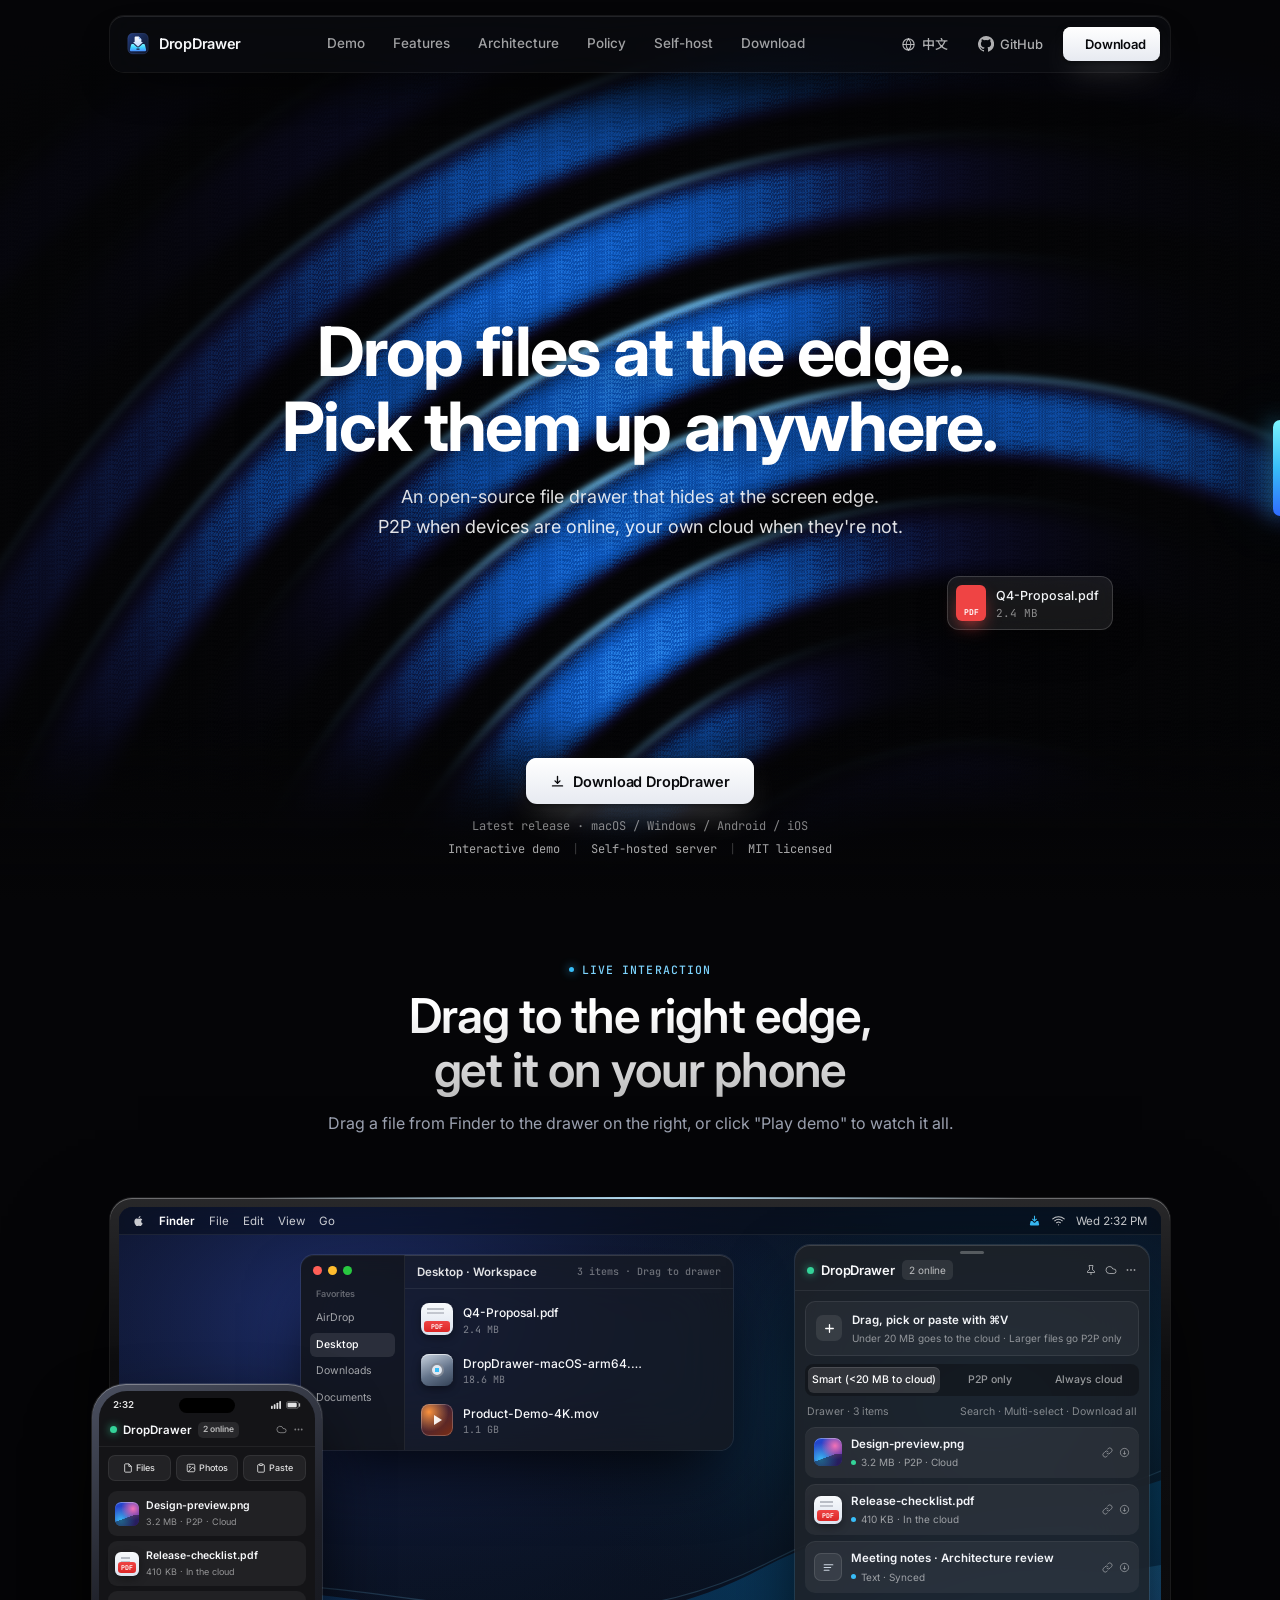
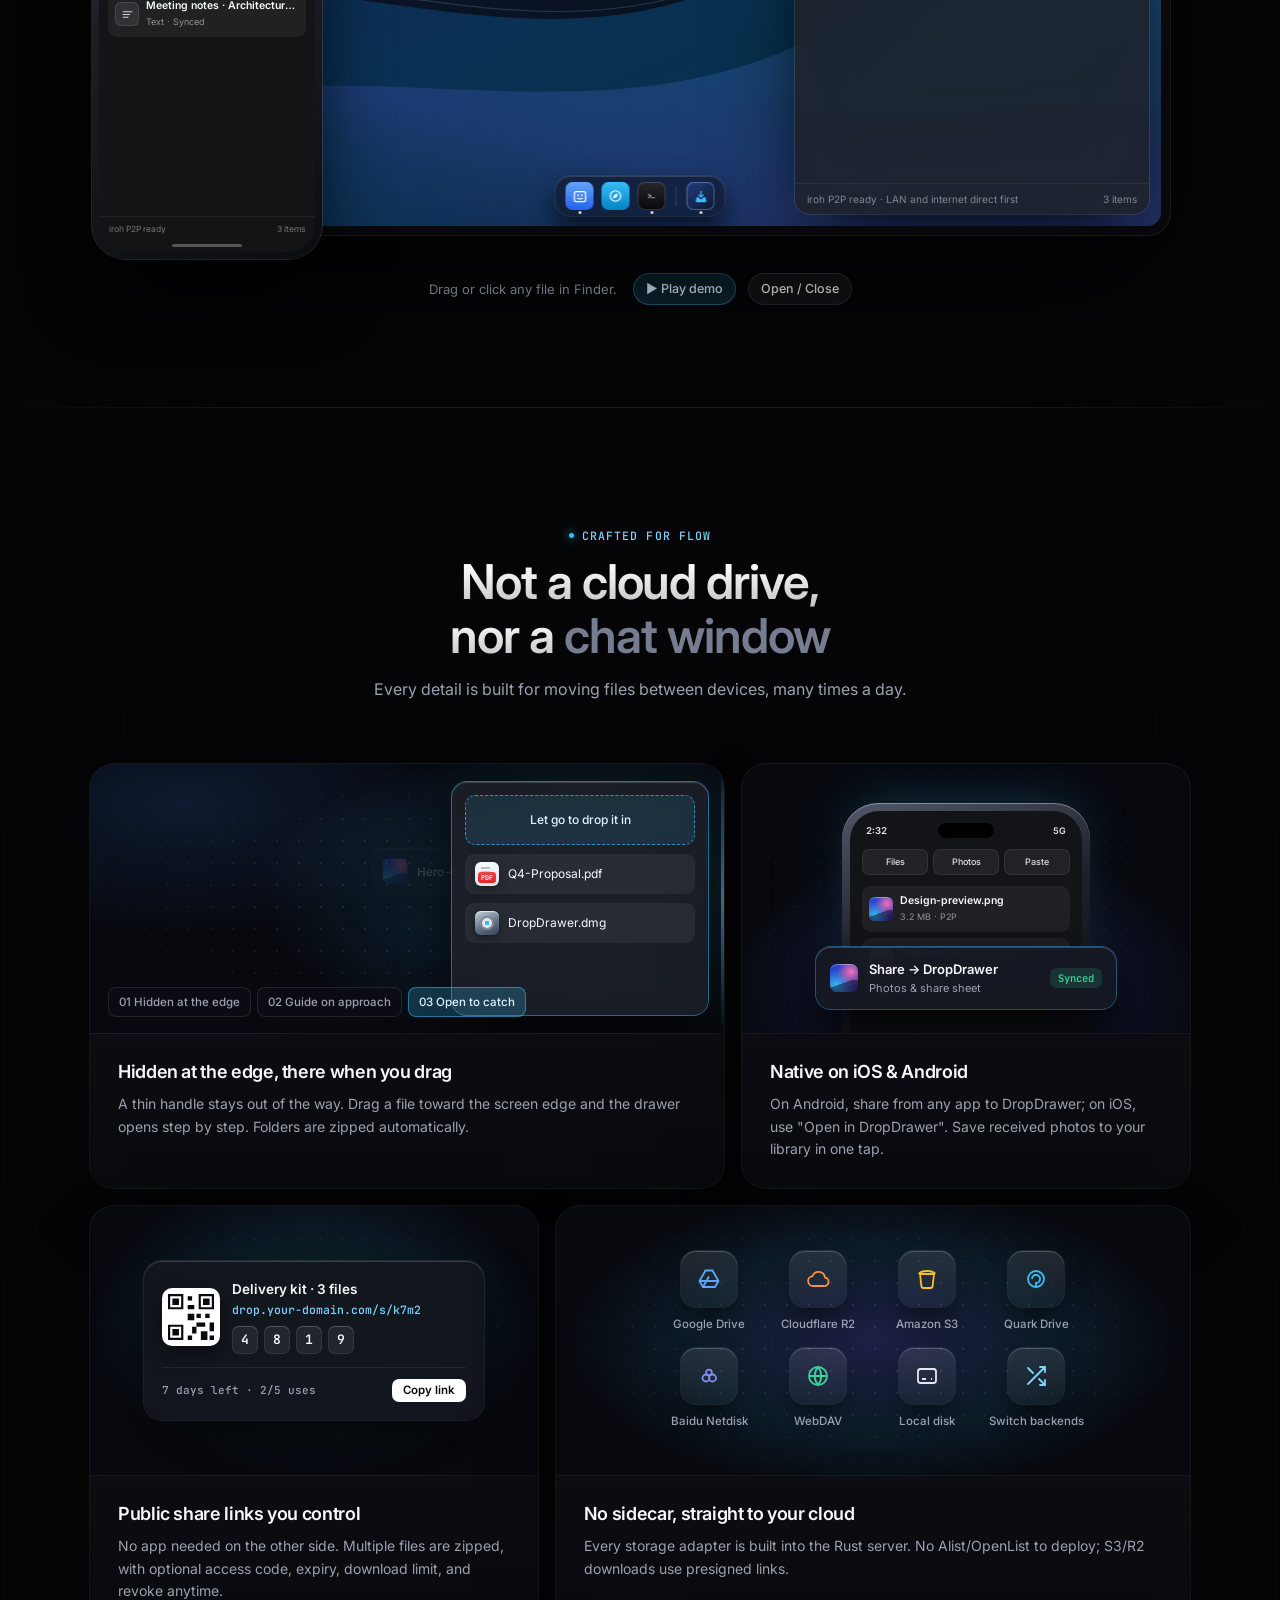
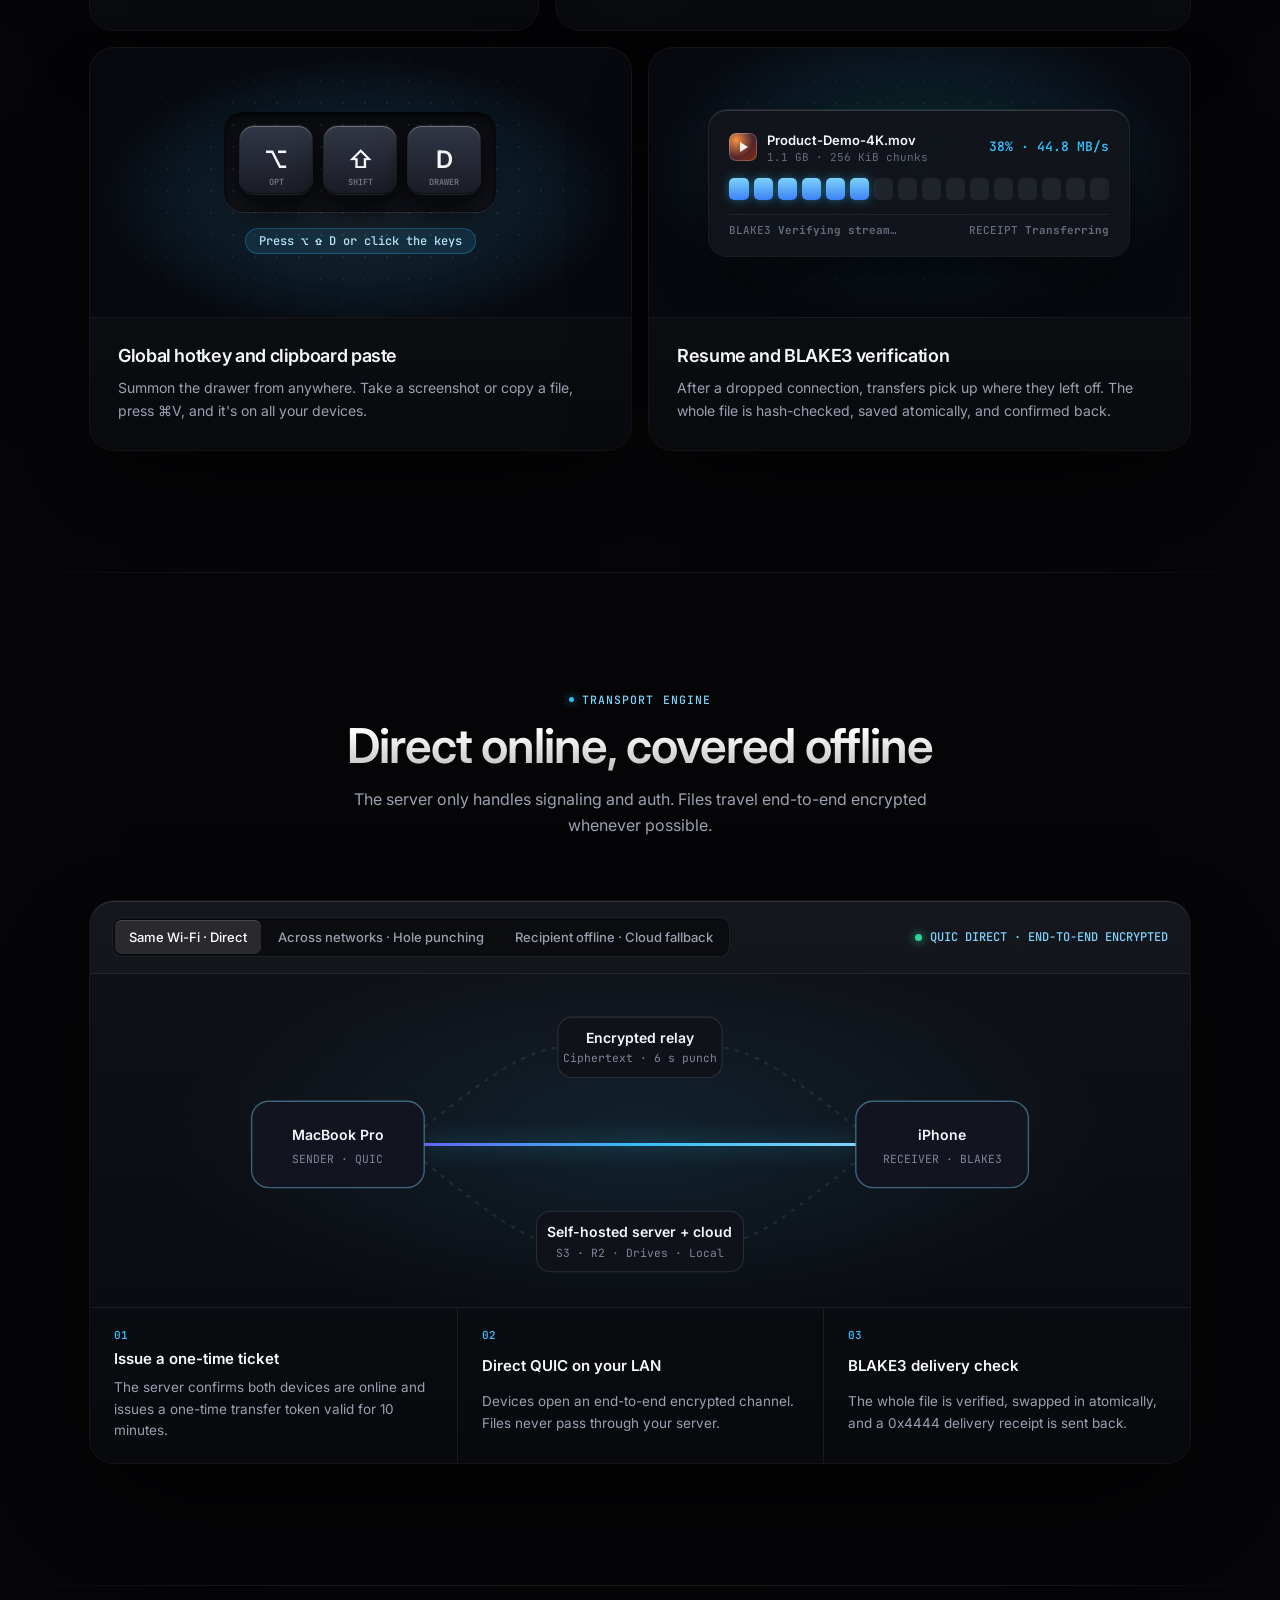
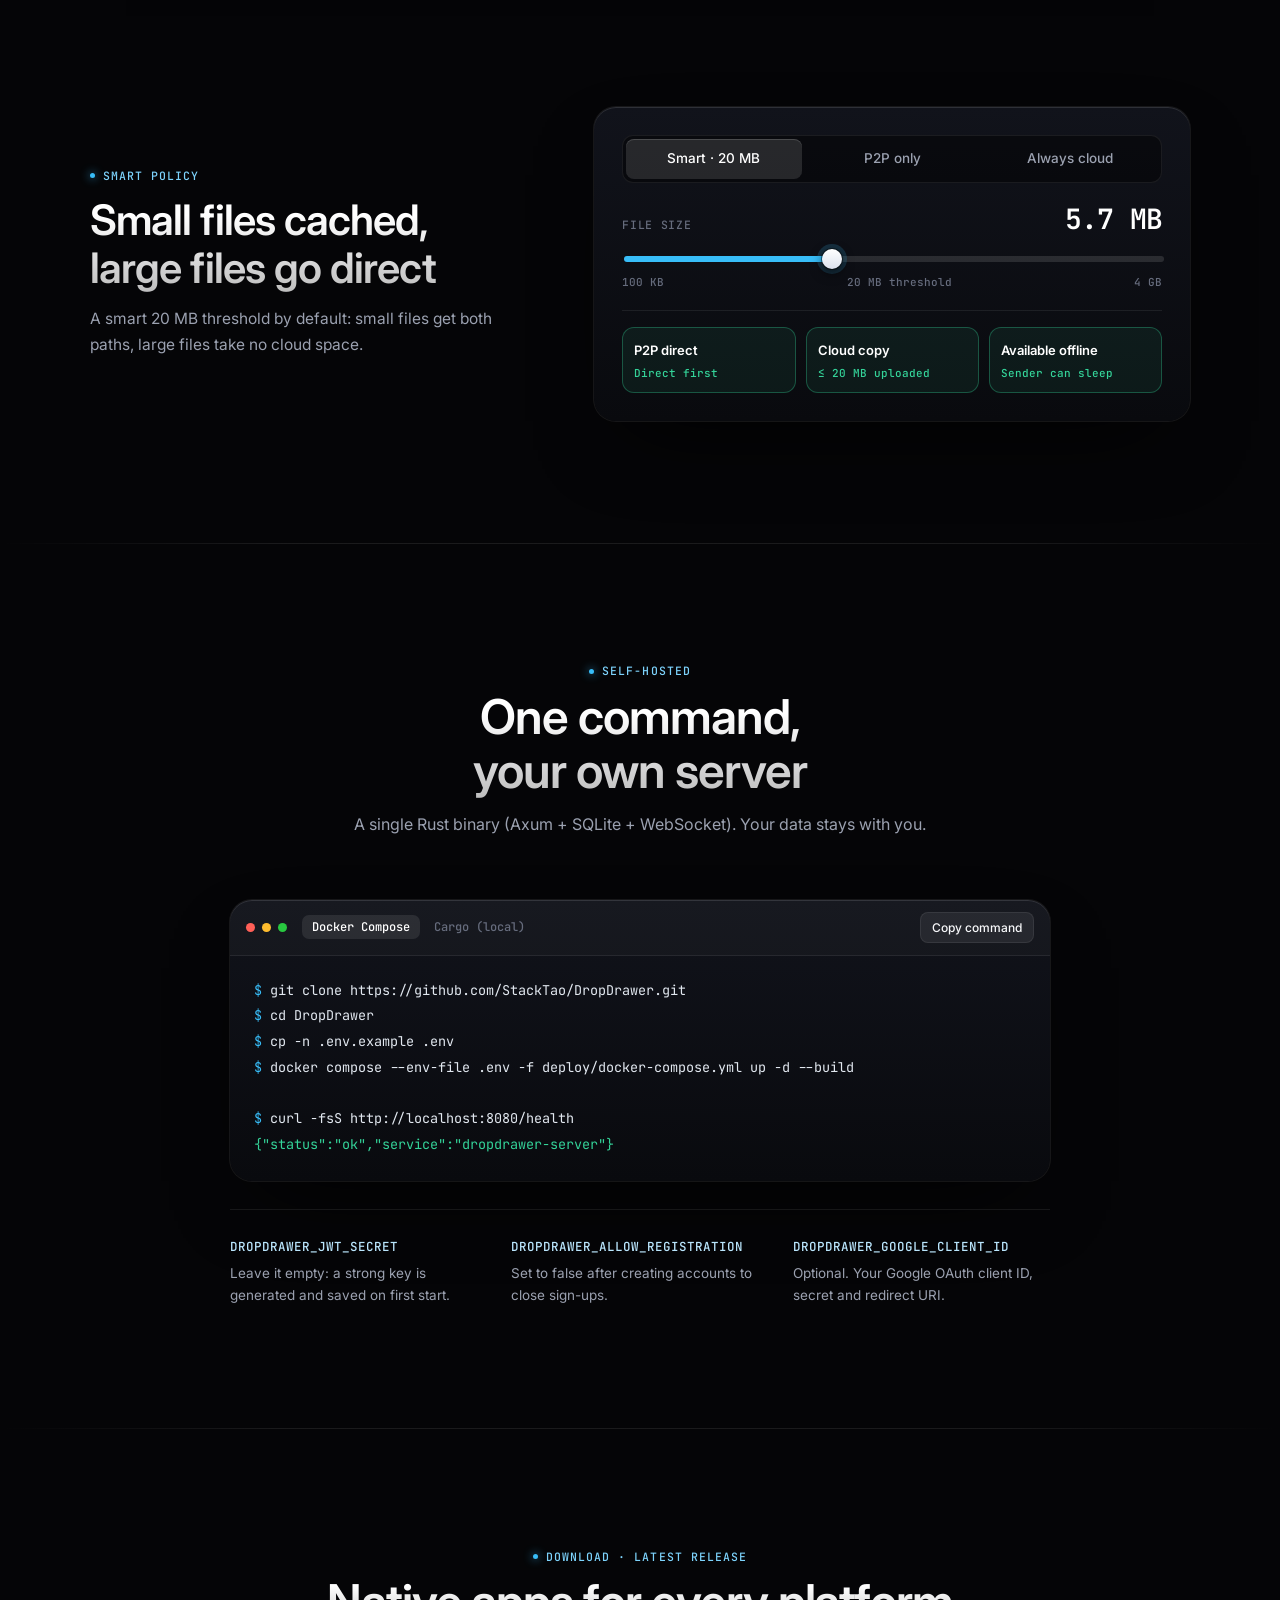
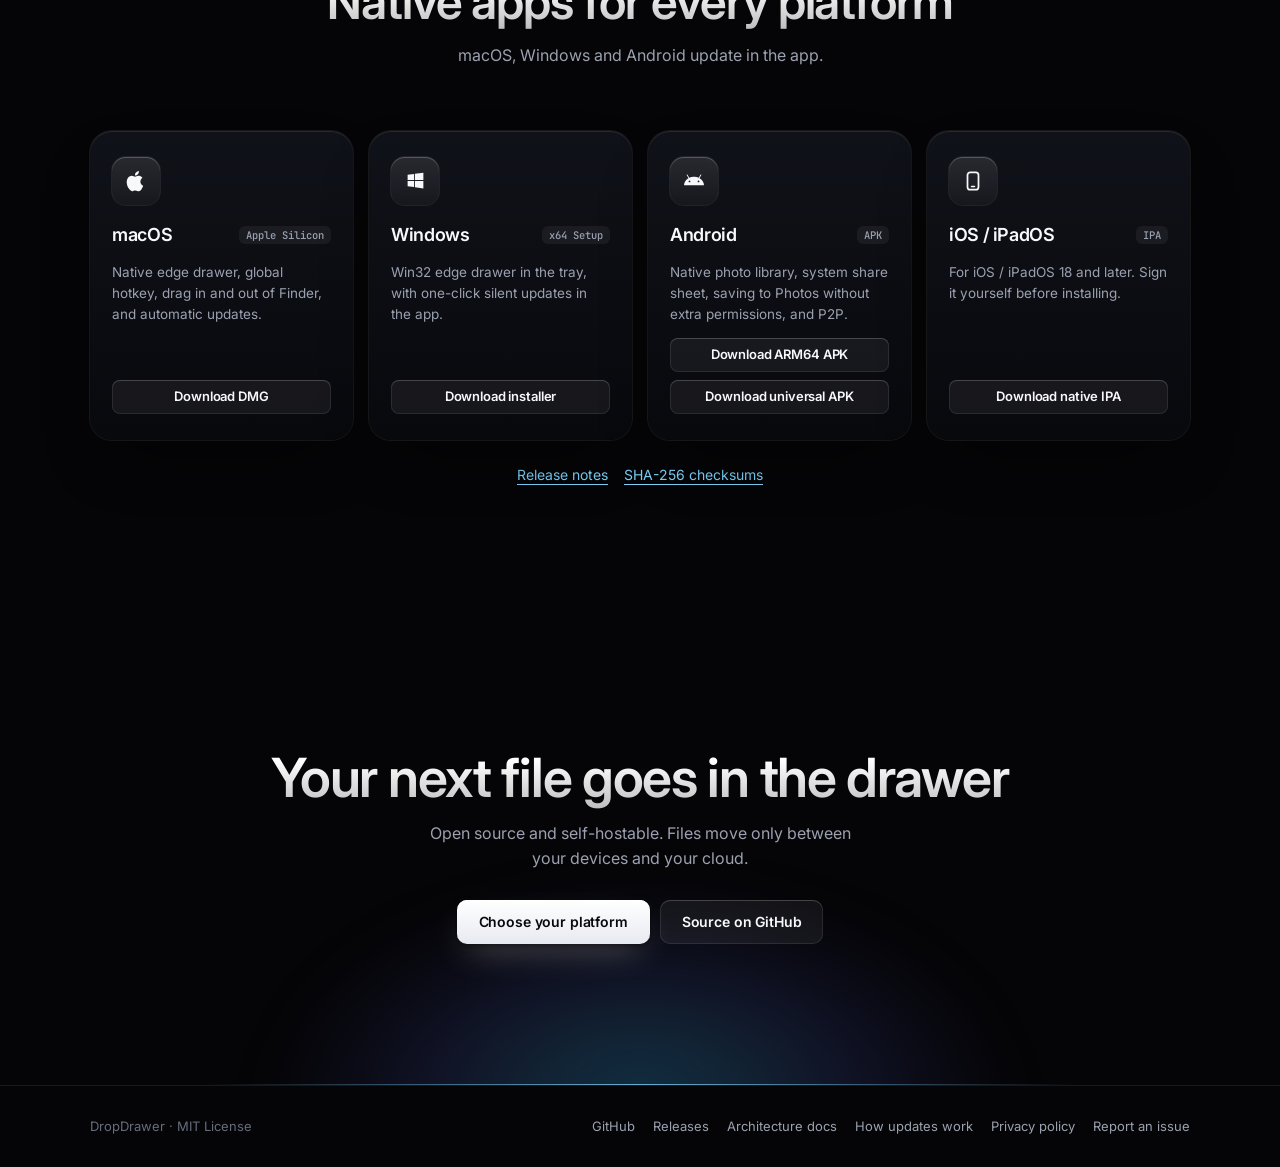
<file: website/index.html>
<!doctype html>
<html lang="zh-CN">
<head>
<meta charset="utf-8">
<meta name="viewport" content="width=device-width, initial-scale=1, viewport-fit=cover">
<title>DropDrawer — 文件拖进边缘，全端即刻取走</title>
<meta name="description" content="贴边隐身的开源跨端文件抽屉。在线基于 iroh QUIC 端到端直连，离线自动回落到你自己的云盘，支持 macOS、Windows、Android 与 iOS。">
<meta name="theme-color" content="#050507">
<link rel="canonical" href="https://drop.stacktao.cn/">
<meta property="og:type" content="website">
<meta property="og:title" content="DropDrawer · 跨端文件抽屉">
<meta property="og:description" content="贴边隐身的跨端文件抽屉，支持 P2P 传输和自有云盘。">
<meta property="og:url" content="https://drop.stacktao.cn/">
<meta property="og:image" content="https://raw.githubusercontent.com/StackTao/DropDrawer/main/docs/images/macos-drawer.png">
<link rel="icon" href="favicon.svg" type="image/svg+xml">
<link rel="preconnect" href="https://fonts.googleapis.com">
<link rel="preconnect" href="https://fonts.gstatic.com" crossorigin>
<link rel="stylesheet" href="https://fonts.googleapis.com/css2?family=Inter:wght@400;500;600;700&family=JetBrains+Mono:wght@400;500;600&family=Noto+Sans+SC:wght@400;500;600;700&display=swap">
<style>
:root {
  --bg: #050507;
  --bg-2: #0a0b0f;
  --bg-3: #0f1117;
  --line: rgba(255, 255, 255, 0.075);
  --line-2: rgba(255, 255, 255, 0.14);
  --text: #f7f8fa;
  --text-2: #9ba1b0;
  --text-3: #666c7d;
  --cyan: #38bdf8;
  --sky: #7dd3fc;
  --indigo: #6366f1;
  --green: #34d399;
  --amber: #f59e0b;
  --font-sans: "Inter", "PingFang SC", "Noto Sans SC", -apple-system, BlinkMacSystemFont, "Segoe UI", sans-serif;
  --font-mono: "JetBrains Mono", ui-monospace, "SFMono-Regular", Menlo, Consolas, monospace;
  color-scheme: dark;
}

*, *::before, *::after { box-sizing: border-box; }
html { scroll-behavior: smooth; background: var(--bg); overflow-x: clip; max-width: 100%; }
body {
  margin: 0;
  background: var(--bg);
  color: var(--text);
  font: 400 15px/1.6 var(--font-sans);
  -webkit-font-smoothing: antialiased;
  -moz-osx-font-smoothing: grayscale;
  overflow-x: clip;
  max-width: 100%;
  text-rendering: optimizeLegibility;
}

a { color: inherit; text-decoration: none; }
button { font: inherit; color: inherit; }
img, svg { display: block; }
h1, h2, h3, h4, p { margin: 0; }
code { font-family: var(--font-mono); }
[hidden] { display: none !important; }
:focus-visible { outline: 2px solid var(--cyan); outline-offset: 2px; border-radius: 8px; }

.wrap {
  width: 100%;
  max-width: 1140px;
  margin: 0 auto;
  padding-inline: max(20px, env(safe-area-inset-left, 0px));
}

.reveal {
  opacity: 1;
  transform: none;
  transition: opacity 0.72s cubic-bezier(0.16, 1, 0.3, 1), transform 0.72s cubic-bezier(0.16, 1, 0.3, 1);
}
.js-ready .reveal:not(.in) { opacity: 0; transform: translateY(22px); }

.t-grad {
  background: linear-gradient(180deg, #ffffff 20%, rgba(255, 255, 255, 0.74) 100%);
  -webkit-background-clip: text;
  background-clip: text;
  color: transparent;
}
.t-dim { color: #767d90; -webkit-text-fill-color: #767d90; }

.eyebrow {
  display: inline-flex;
  align-items: center;
  gap: 8px;
  font: 500 11.5px/1 var(--font-mono);
  letter-spacing: 0.09em;
  text-transform: uppercase;
  color: #7dd3fc;
}
.eyebrow i { width: 5px; height: 5px; border-radius: 50%; background: var(--cyan); box-shadow: 0 0 10px var(--cyan); }

section { position: relative; padding-block: clamp(84px, 9.5vw, 136px); }
.sec-divider {
  height: 1px;
  background: linear-gradient(90deg, transparent, rgba(255, 255, 255, 0.085) 22%, rgba(255, 255, 255, 0.085) 78%, transparent);
}
.sec-head {
  max-width: 640px;
  margin: 0 auto clamp(44px, 5vw, 62px);
  text-align: center;
  display: grid;
  justify-items: center;
  gap: 13px;
}
.sec-head h2 {
  font-size: clamp(30px, 4vw, 48px);
  font-weight: 600;
  line-height: 1.13;
  letter-spacing: -0.022em;
  text-wrap: balance;
}
.sec-head p { font-size: 16px; line-height: 1.65; color: var(--text-2); }

/* Tactile buttons */
.btn {
  display: inline-flex;
  align-items: center;
  justify-content: center;
  gap: 8px;
  height: 44px;
  padding: 0 22px;
  border-radius: 10px;
  font-size: 14px;
  font-weight: 600;
  letter-spacing: -0.01em;
  border: 0;
  cursor: pointer;
  white-space: nowrap;
  transition: transform 0.16s cubic-bezier(0.2, 0.8, 0.2, 1), background 0.18s ease, box-shadow 0.18s ease;
}
.btn:active { transform: translateY(1px) scale(0.985); }
.btn-primary {
  color: #08090c;
  background: linear-gradient(180deg, #ffffff 0%, #e7eaf1 100%);
  box-shadow: inset 0 1px 0 #ffffff, 0 2px 6px rgba(0, 0, 0, 0.55), 0 14px 34px -10px rgba(255, 255, 255, 0.3);
}
.btn-primary:hover {
  background: linear-gradient(180deg, #ffffff 0%, #f3f5f9 100%);
  transform: translateY(-1px);
  box-shadow: inset 0 1px 0 #ffffff, 0 4px 12px rgba(0, 0, 0, 0.6), 0 18px 42px -10px rgba(255, 255, 255, 0.42);
}
.btn-ghost {
  color: var(--text);
  background: rgba(255, 255, 255, 0.055);
  box-shadow: inset 0 1px 0 rgba(255, 255, 255, 0.12), inset 0 0 0 1px rgba(255, 255, 255, 0.09);
}
.btn-ghost:hover { background: rgba(255, 255, 255, 0.095); transform: translateY(-1px); }
.btn-sm { height: 34px; padding: 0 14px; font-size: 13px; border-radius: 8px; }

/* =========================================================
   FLOATING CAPSULE NAVBAR
   ========================================================= */
.nav-wrap {
  position: fixed;
  top: max(16px, env(safe-area-inset-top, 0px));
  left: 0;
  right: 0;
  z-index: 60;
  padding-inline: 16px;
  pointer-events: none;
}
.nav {
  pointer-events: auto;
  max-width: 1060px;
  height: 56px;
  margin: 0 auto;
  padding: 0 10px 0 16px;
  border-radius: 14px;
  display: flex;
  align-items: center;
  gap: 20px;
  background: rgba(11, 12, 16, 0.72);
  backdrop-filter: blur(22px) saturate(180%);
  -webkit-backdrop-filter: blur(22px) saturate(180%);
  box-shadow: inset 0 1px 0 rgba(255, 255, 255, 0.105), 0 0 0 1px rgba(255, 255, 255, 0.075), 0 20px 44px -18px rgba(0, 0, 0, 0.9);
}
.brand { display: inline-flex; align-items: center; gap: 9px; font-size: 14.5px; font-weight: 600; letter-spacing: -0.02em; }
.brand svg { width: 24px; height: 24px; }
.nav-links { display: flex; align-items: center; gap: 4px; margin: 0 auto; }
.nav-links a { padding: 6px 12px; border-radius: 8px; font-size: 13.5px; font-weight: 500; color: rgba(255, 255, 255, 0.62); transition: color 0.16s, background 0.16s; }
.nav-links a:hover { color: #fff; background: rgba(255, 255, 255, 0.055); }
.nav-right { display: flex; align-items: center; gap: 10px; }
.nav-gh { display: inline-flex; align-items: center; gap: 6px; height: 34px; padding: 0 10px; border-radius: 8px; font-size: 13px; font-weight: 500; color: rgba(255, 255, 255, 0.68); transition: color 0.16s; }
.nav-gh:hover { color: #fff; }
.nav-lang { background: none; border: 0; font-family: inherit; cursor: pointer; }
@media (max-width: 780px) { .nav-links { display: none; } .nav-right { margin-left: auto; } .nav-gh span { display: none; } }

/* =========================================================
   SECTION 1: FULL-SCREEN HERO WITH ORIGINAL VERTICAL FLUTED GLASS SHADER
   ========================================================= */
.hero {
  position: relative;
  height: 100svh;
  min-height: 640px;
  max-height: 1040px;
  padding: 96px 0 42px;
  display: flex;
  flex-direction: column;
  justify-content: space-between;
  align-items: center;
  overflow: hidden;
  isolation: isolate;
}
#hero-canvas { position: absolute; inset: 0; width: 100%; height: 100%; z-index: -2; display: block; }
.hero::after {
  content: "";
  position: absolute;
  inset: auto 0 0;
  height: 180px;
  z-index: -1;
  pointer-events: none;
  background: linear-gradient(180deg, transparent 0%, var(--bg) 100%);
}
.hero-spacer { height: 1px; }
.nobr { white-space: nowrap; }

/* The product's own gesture on the first screen: a file glides to the
   screen edge, the guide pill appears, the handle lights up. Wide screens
   only, so it never crosses the headline. */
.hero-edge { position: absolute; inset: 0; z-index: 1; pointer-events: none; display: none; }
@media (min-width: 1100px) { .hero-edge { display: block; } }
.he-handle {
  position: absolute; right: 0; top: 52%; width: 7px; height: 96px; transform: translateY(-50%);
  border-radius: 7px 0 0 7px; background: linear-gradient(180deg, #7cf5ff, #38bdf8 50%, #2f6bff);
  box-shadow: 0 0 22px rgba(56, 189, 248, 0.85), 0 0 70px rgba(56, 189, 248, 0.45);
  animation: he-handle 7s ease-in-out infinite;
}
.he-pill {
  position: absolute; right: 22px; top: 52%; display: flex; align-items: center; gap: 9px; height: 44px; padding: 0 16px 0 8px;
  border-radius: 13px; font-size: 13px; font-weight: 500; color: #f3f5f8; white-space: nowrap;
  background: rgba(12, 14, 20, 0.88); backdrop-filter: blur(14px);
  box-shadow: inset 0 0 0 1px rgba(255, 255, 255, 0.16), 0 0 46px -8px rgba(56, 189, 248, 0.75);
  transform: translateY(-50%) scale(0.92); transform-origin: right center; opacity: 0;
  animation: he-pill 7s ease-in-out infinite;
}
.he-ico { width: 28px; height: 28px; border-radius: 8px; display: grid; place-items: center; color: #04121c; background: linear-gradient(135deg, #7cf5ff, #38bdf8 45%, #2f6bff); }
.he-file {
  position: absolute; left: 74%; top: 64%; display: flex; align-items: center; gap: 10px; padding: 9px 14px 9px 9px;
  border-radius: 12px; color: #f3f5f8; font-size: 12.5px; font-weight: 500;
  background: rgba(255, 255, 255, 0.08); backdrop-filter: blur(12px);
  box-shadow: inset 0 0 0 1px rgba(255, 255, 255, 0.16), 0 18px 40px -14px rgba(0, 0, 0, 0.8);
  animation: he-file 7s cubic-bezier(0.45, 0, 0.25, 1) infinite;
}
.he-name small { display: block; font: 400 11px/1.3 var(--font-mono); color: rgba(255, 255, 255, 0.5); }
.he-doc { width: 30px; height: 36px; border-radius: 6px; display: grid; place-items: end center; padding-bottom: 5px; font: 700 8px/1 var(--font-mono); color: #fff; background: #ef4444; box-shadow: 0 8px 18px -6px #ef4444; }
@keyframes he-file {
  0%, 8% { opacity: 0; transform: translate(-30px, 18px) rotate(-3deg); }
  16% { opacity: 1; transform: translate(0, 0) rotate(-3deg); }
  52% { opacity: 1; transform: translate(min(17vw, 240px), -10vh) rotate(4deg); }
  62% { opacity: 0; transform: translate(min(20vw, 280px), -11vh) rotate(4deg) scale(0.6); }
  100% { opacity: 0; transform: translate(min(20vw, 280px), -11vh) scale(0.6); }
}
@keyframes he-pill {
  0%, 30% { opacity: 0; transform: translateY(-50%) scale(0.92); }
  40%, 60% { opacity: 1; transform: translateY(-50%) scale(1); }
  70%, 100% { opacity: 0; transform: translateY(-50%) scale(0.96); }
}
@keyframes he-handle {
  0%, 55% { opacity: 0.55; }
  62% { opacity: 1; box-shadow: 0 0 30px rgba(124, 245, 255, 1), 0 0 110px rgba(56, 189, 248, 0.8); }
  80%, 100% { opacity: 0.55; }
}
.hero-center {
  position: relative;
  z-index: 2;
  text-align: center;
  padding-inline: 20px;
  display: grid;
  justify-items: center;
  gap: 18px;
  max-width: 780px;
  animation: hero-enter 0.85s cubic-bezier(0.16, 1, 0.3, 1) both;
}
@keyframes hero-enter { from { opacity: 0; transform: translateY(16px); } to { opacity: 1; transform: none; } }
.hero h1 {
  font-size: clamp(40px, 6.2vw, 74px);
  font-weight: 700;
  line-height: 1.1;
  letter-spacing: -0.025em;
  color: #ffffff;
  text-shadow: 0 8px 44px rgba(0, 0, 0, 0.7);
  text-wrap: balance;
}
.hero-sub {
  font-size: clamp(15.5px, 1.5vw, 18px);
  line-height: 1.65;
  color: rgba(255, 255, 255, 0.88);
  max-width: 440px;
  text-shadow: 0 2px 24px rgba(0, 0, 0, 0.9), 0 0 36px rgba(0, 0, 0, 0.75);
}
html[lang="en"] .hero-center { width: min(820px, 100%); }
html[lang="en"] .hero h1 { font-size: clamp(38px, 5.6vw, 68px); }
html[lang="en"] .hero-sub { max-width: 600px; }
.hero-bottom {
  position: relative;
  z-index: 2;
  display: grid;
  justify-items: center;
  gap: 14px;
  padding-inline: 20px;
  text-align: center;
  animation: hero-enter 0.95s cubic-bezier(0.16, 1, 0.3, 1) 0.1s both;
}
.hero-cta-main { height: 46px; padding: 0 24px; border-radius: 11px; font-size: 14.5px; }
.hero-footnote { display: grid; gap: 6px; font: 400 12px/1.4 var(--font-mono); color: rgba(255, 255, 255, 0.5); }
.hero-footnote-links { display: inline-flex; align-items: center; justify-content: center; gap: 12px; color: rgba(255, 255, 255, 0.65); }
.hero-footnote-links a { transition: color 0.16s; white-space: nowrap; }
/* Narrow screens: let whole links wrap instead of breaking inside them. */
@media (max-width: 440px) { .hero-footnote-links { flex-wrap: wrap; gap: 4px 16px; } .hero-footnote-links i { display: none; } }
.hero-footnote-links a:hover { color: #ffffff; }
.hero-footnote-links i { font-style: normal; opacity: 0.3; }

/* =========================================================
   SECTION 2: INTERACTIVE STUDIO STAGE
   ========================================================= */
.stage-sec { padding-top: clamp(44px, 5vw, 72px); padding-bottom: clamp(76px, 8vw, 118px); }
.stage-shell { position: relative; max-width: 1060px; margin: 0 auto; }
.stage-shell::before {
  content: "";
  position: absolute;
  inset: -44px 3% 8%;
  z-index: -1;
  background: radial-gradient(54% 58% at 50% 18%, rgba(56, 189, 248, 0.32), rgba(99, 102, 241, 0.16) 46%, transparent 74%);
  filter: blur(56px);
}
.stage-bezel {
  position: relative;
  padding: 9px;
  border-radius: 22px;
  background: linear-gradient(180deg, rgba(255, 255, 255, 0.14) 0%, rgba(255, 255, 255, 0.035) 26%, rgba(255, 255, 255, 0.015) 100%);
  box-shadow: inset 0 1px 0 rgba(255, 255, 255, 0.32), 0 0 0 1px rgba(255, 255, 255, 0.09), 0 50px 120px -28px rgba(0, 0, 0, 0.96);
}
.stage-bezel::before {
  content: "";
  position: absolute;
  left: 14%; right: 14%; top: -1px; height: 1.5px;
  background: linear-gradient(90deg, transparent, rgba(186, 230, 253, 0.92) 50%, transparent);
  pointer-events: none;
}

.desk { position: relative; aspect-ratio: 16 / 9.5; border-radius: 14px; overflow: hidden; user-select: none; -webkit-user-select: none; background: #080a12; }
.desk-wallpaper { position: absolute; inset: 0; width: 100%; height: 100%; object-fit: cover; pointer-events: none; }
.mac-bar { position: absolute; inset: 0 0 auto; height: 28px; padding: 0 14px; display: flex; align-items: center; gap: 14px; background: rgba(11, 13, 19, 0.54); backdrop-filter: blur(18px) saturate(160%); border-bottom: 1px solid rgba(255, 255, 255, 0.07); font-size: 11.5px; color: rgba(255, 255, 255, 0.78); z-index: 4; }
.mac-bar strong { color: #fff; font-weight: 600; }
.mac-bar-right { margin-left: auto; display: flex; align-items: center; gap: 11px; font-variant-numeric: tabular-nums; }

.finder-win {
  position: absolute; left: 17.5%; top: 48px; width: min(42.5%, 432px); border-radius: 13px;
  background: rgba(24, 26, 33, 0.78); backdrop-filter: blur(28px) saturate(160%);
  box-shadow: inset 0 1px 0 rgba(255, 255, 255, 0.14), 0 0 0 1px rgba(255, 255, 255, 0.09), 0 30px 70px -18px rgba(0, 0, 0, 0.9);
  z-index: 3; overflow: hidden; display: grid; grid-template-columns: 104px minmax(0, 1fr);
}
.finder-side { padding: 11px 9px; background: rgba(16, 18, 24, 0.56); border-right: 1px solid rgba(255, 255, 255, 0.065); display: flex; flex-direction: column; gap: 10px; }
.finder-lights { display: flex; align-items: center; gap: 6px; padding-left: 3px; }
.tl { width: 9px; height: 9px; border-radius: 50%; }
.tl.r { background: #ff5f57; } .tl.y { background: #febc2e; } .tl.g { background: #28c840; }
.fs-group { display: grid; gap: 2px; }
.fs-lbl { font-size: 9px; font-weight: 600; color: rgba(255, 255, 255, 0.34); padding: 2px 6px; }
.fs-row { display: flex; align-items: center; gap: 6px; padding: 4px 6px; border-radius: 6px; font-size: 10.5px; color: rgba(255, 255, 255, 0.62); }
.fs-row.on { background: rgba(255, 255, 255, 0.1); color: #fff; font-weight: 500; }
.finder-main { display: flex; flex-direction: column; min-width: 0; }
.finder-toolbar { height: 34px; padding: 0 12px; display: flex; align-items: center; gap: 8px; border-bottom: 1px solid rgba(255, 255, 255, 0.065); font-size: 11.5px; font-weight: 600; color: rgba(255, 255, 255, 0.88); }
.finder-hint { margin-left: auto; font: 500 10px/1 var(--font-mono); color: rgba(255, 255, 255, 0.38); }
.finder-list { padding: 7px; display: grid; gap: 4px; }
.drag-file { width: 100%; display: grid; grid-template-columns: 32px minmax(0, 1fr) auto; gap: 10px; align-items: center; padding: 7px 9px; border-radius: 8px; border: 0; background: transparent; color: var(--text); text-align: left; cursor: grab; touch-action: none; transition: background 0.14s, box-shadow 0.14s, opacity 0.2s; }
.drag-file:hover { background: rgba(255, 255, 255, 0.075); box-shadow: inset 0 0 0 1px rgba(255, 255, 255, 0.08); }
.drag-file[aria-disabled="true"] { opacity: 0.36; cursor: default; }
.drag-file b { display: block; font-size: 12px; font-weight: 500; white-space: nowrap; overflow: hidden; text-overflow: ellipsis; }
.drag-file small { display: block; font: 400 10px/1.3 var(--font-mono); color: rgba(255, 255, 255, 0.45); }
.drag-cta { font-size: 10px; font-weight: 500; color: #e0f2fe; padding: 3px 7px; border-radius: 6px; background: rgba(56, 189, 248, 0.22); opacity: 0; transform: translateX(-3px); transition: opacity 0.15s, transform 0.15s; }
.drag-file:hover .drag-cta { opacity: 1; transform: translateX(0); }

.fthumb { width: 32px; height: 32px; border-radius: 8px; flex: none; display: grid; place-items: center; position: relative; overflow: hidden; }
.fthumb.sm { width: 28px; height: 28px; border-radius: 7px; }
.fthumb.xs { width: 24px; height: 24px; border-radius: 6px; }
.fthumb.pdf { background: linear-gradient(180deg, #f8fafc 0%, #dbe2ee 100%); box-shadow: 0 3px 8px rgba(0,0,0,0.35); }
.fthumb.pdf::after { content: "PDF"; position: absolute; bottom: 3px; left: 3px; right: 3px; height: 11px; border-radius: 3px; background: linear-gradient(180deg, #ef4444, #dc2626); color: #fff; font: 700 6.5px/11px var(--font-mono); text-align: center; }
.fthumb.pdf::before { content: ""; position: absolute; top: 5px; left: 6px; right: 9px; height: 2px; background: rgba(15, 23, 42, 0.25); box-shadow: 0 4px 0 rgba(15, 23, 42, 0.2); }
.fthumb.dmg { background: linear-gradient(155deg, #cbd5e1 0%, #64748b 55%, #334155 100%); box-shadow: inset 0 1px 0 rgba(255,255,255,0.6), 0 3px 8px rgba(0,0,0,0.4); }
.fthumb.dmg::before { content: ""; width: 14px; height: 14px; border-radius: 50%; border: 2px solid rgba(15, 23, 42, 0.45); background: radial-gradient(circle, #38bdf8 0 30%, #e2e8f0 32% 100%); }
.fthumb.mov { background: radial-gradient(circle at 25% 25%, #fb923c, transparent 58%), linear-gradient(145deg, #1e1b4b, #7c2d12); box-shadow: inset 0 0 0 1px rgba(255,255,255,0.22); }
.fthumb.mov::before { content: ""; width: 0; height: 0; margin-left: 2px; border-style: solid; border-width: 5px 0 5px 8px; border-color: transparent transparent transparent rgba(255, 255, 255, 0.92); }
.fthumb.png { background: radial-gradient(circle at 75% 28%, #f472b6 0%, transparent 48%), radial-gradient(circle at 25% 78%, #38bdf8 0%, transparent 56%), linear-gradient(145deg, #1d4ed8 0%, #4c1d95 100%); box-shadow: inset 0 1px 0 rgba(255,255,255,0.35); }
.fthumb.png::after { content: ""; position: absolute; inset: auto 0 0 0; height: 44%; background: linear-gradient(160deg, transparent 35%, rgba(15, 23, 42, 0.55) 36%); }
.fthumb.txt { background: rgba(255, 255, 255, 0.08); box-shadow: inset 0 0 0 1px rgba(255, 255, 255, 0.11); color: #cbd5e1; }

.mac-dock { position: absolute; left: 50%; bottom: 10px; transform: translateX(-50%); z-index: 3; display: flex; align-items: center; gap: 8px; padding: 6px 10px; border-radius: 15px; background: rgba(22, 24, 32, 0.62); backdrop-filter: blur(22px) saturate(180%); box-shadow: inset 0 1px 0 rgba(255, 255, 255, 0.14), 0 0 0 1px rgba(255, 255, 255, 0.08), 0 12px 26px rgba(0, 0, 0, 0.65); }
.dock-app { width: 28px; height: 28px; border-radius: 7px; display: grid; place-items: center; position: relative; }
.dock-app.active::after { content: ""; position: absolute; bottom: -4px; width: 3px; height: 3px; border-radius: 50%; background: rgba(255, 255, 255, 0.85); }
.dock-sep { width: 1px; height: 20px; background: rgba(255, 255, 255, 0.12); margin-inline: 2px; }

.ghost { position: absolute; z-index: 20; pointer-events: none; transform: translate(-50%, -50%) rotate(-3deg) scale(1.05); display: flex; align-items: center; gap: 8px; padding: 7px 11px 7px 8px; border-radius: 11px; background: rgba(22, 24, 32, 0.94); box-shadow: 0 0 0 1px rgba(56, 189, 248, 0.55), 0 18px 38px rgba(0, 0, 0, 0.8); font-size: 12px; font-weight: 500; }

.edge-handle { position: absolute; right: 0; top: 50%; width: 8px; height: 76px; transform: translateY(-50%); border-radius: 6px 0 0 6px; background: rgba(28, 30, 38, 0.9); box-shadow: inset 1px 0 0 rgba(255, 255, 255, 0.2), 0 0 24px rgba(56, 189, 248, 0.45); z-index: 5; cursor: pointer; transition: opacity 0.18s; }
.edge-handle::after { content: ""; position: absolute; left: 3px; top: 24px; width: 2px; height: 28px; border-radius: 2px; background: rgba(255, 255, 255, 0.72); }
.edge-pill { position: absolute; right: 12px; top: 50%; z-index: 6; display: flex; align-items: center; gap: 9px; height: 42px; padding: 0 14px 0 9px; border-radius: 12px; background: rgba(22, 24, 30, 0.95); backdrop-filter: blur(20px); box-shadow: inset 0 1px 0 rgba(255, 255, 255, 0.16), 0 0 0 1px rgba(56, 189, 248, 0.4), 0 18px 40px -10px rgba(0, 0, 0, 0.88); font-size: 12.5px; font-weight: 500; color: #f5f6f8; transform: translateY(-50%) scale(0.92); transform-origin: right center; opacity: 0; pointer-events: none; transition: opacity 0.16s, transform 0.22s cubic-bezier(0.2, 0.8, 0.2, 1); }
.edge-pill-ico { width: 24px; height: 24px; border-radius: 7px; display: grid; place-items: center; background: linear-gradient(135deg, #38bdf8, #2563eb); color: #fff; }

.mac-drawer { position: absolute; right: 12px; top: 38px; bottom: 12px; width: min(36.5%, 354px); z-index: 7; display: flex; flex-direction: column; border-radius: 15px; background: rgba(31, 33, 38, 0.88); backdrop-filter: blur(30px) saturate(165%); box-shadow: inset 0 1px 0 rgba(255, 255, 255, 0.15), 0 0 0 1px rgba(255, 255, 255, 0.11), 0 30px 76px -18px rgba(0, 0, 0, 0.94); transform-origin: right center; transition: transform 0.28s cubic-bezier(0.2, 0.8, 0.2, 1), opacity 0.18s, box-shadow 0.18s; overflow: hidden; }
.desk[data-mode="collapsed"] .mac-drawer, .desk[data-mode="pill"] .mac-drawer { transform: translateX(18px) scale(0.96); opacity: 0; pointer-events: none; }
.desk[data-mode="pill"] .edge-pill { opacity: 1; transform: translateY(-50%) scale(1); }
.desk[data-mode="open"] .edge-handle, .desk[data-mode="pill"] .edge-handle { opacity: 0; pointer-events: none; }
.desk[data-hover="drop"] .mac-drawer { box-shadow: inset 0 0 0 1.5px var(--cyan), 0 0 56px -10px rgba(56, 189, 248, 0.6), 0 30px 76px -18px rgba(0, 0, 0, 0.94); }
.md-grip { width: 24px; height: 2.5px; border-radius: 2px; background: rgba(255, 255, 255, 0.26); margin: 6px auto 0; }
.md-head { display: flex; align-items: center; gap: 7px; padding: 6px 12px 9px; border-bottom: 1px solid rgba(255, 255, 255, 0.07); }
.md-online { width: 7px; height: 7px; border-radius: 50%; background: var(--green); box-shadow: 0 0 8px rgba(52, 211, 153, 0.85); }
.md-head strong { font-size: 13px; font-weight: 600; letter-spacing: -0.01em; }
.md-badge { font-size: 10px; color: rgba(255, 255, 255, 0.68); background: rgba(255, 255, 255, 0.085); padding: 2px 7px; border-radius: 5px; }
.md-tools { margin-left: auto; display: flex; align-items: center; gap: 8px; color: rgba(255, 255, 255, 0.55); }
.md-drop { margin: 10px 10px 8px; padding: 10px 11px; border-radius: 10px; background: rgba(255, 255, 255, 0.038); box-shadow: inset 0 0 0 1px rgba(255, 255, 255, 0.08); display: flex; align-items: center; gap: 10px; transition: box-shadow 0.18s, background 0.18s; }
.desk[data-hover="drop"] .md-drop { background: rgba(56, 189, 248, 0.14); box-shadow: inset 0 0 0 1px rgba(56, 189, 248, 0.6); }
.md-plus { width: 26px; height: 26px; border-radius: 7px; display: grid; place-items: center; background: rgba(255, 255, 255, 0.085); color: #fff; flex: none; }
.md-drop b { display: block; font-size: 11.5px; font-weight: 600; color: #f3f5f8; }
.md-drop small { display: block; font-size: 10px; color: rgba(255, 255, 255, 0.5); margin-top: 1px; }
.md-seg { margin: 0 10px 8px; padding: 2.5px; border-radius: 8px; background: rgba(0, 0, 0, 0.3); display: grid; grid-template-columns: repeat(3, 1fr); gap: 2px; }
.md-seg button { border: 0; background: transparent; color: rgba(255, 255, 255, 0.56); font-size: 10.5px; font-weight: 500; padding: 5px 4px; border-radius: 6px; cursor: pointer; white-space: nowrap; transition: background 0.15s, color 0.15s; }
.md-seg button[aria-pressed="true"] { background: rgba(255, 255, 255, 0.13); color: #fff; box-shadow: inset 0 1px 0 rgba(255, 255, 255, 0.12); }
.md-subbar { display: flex; align-items: center; justify-content: space-between; padding: 0 12px 6px; font-size: 10.5px; color: rgba(255, 255, 255, 0.46); }
.md-list { list-style: none; margin: 0; padding: 0 10px; display: grid; gap: 6px; align-content: start; flex: 1; overflow: hidden; }
.md-item { display: grid; grid-template-columns: 28px minmax(0, 1fr) auto; gap: 9px; align-items: center; padding: 8px 9px; border-radius: 10px; background: rgba(255, 255, 255, 0.055); box-shadow: inset 0 1px 0 rgba(255, 255, 255, 0.06); animation: item-in 0.28s cubic-bezier(0.2, 0.8, 0.2, 1); }
.md-item b { display: block; font-size: 11.5px; font-weight: 600; color: #f4f6fa; white-space: nowrap; overflow: hidden; text-overflow: ellipsis; }
.md-item small { display: flex; align-items: center; gap: 5px; font-size: 10px; color: rgba(255, 255, 255, 0.55); white-space: nowrap; overflow: hidden; text-overflow: ellipsis; margin-top: 1px; }
.sdot { width: 5px; height: 5px; border-radius: 50%; flex: none; }
.sdot.p2p { background: var(--green); } .sdot.cloud { background: var(--cyan); }
.md-act { display: flex; gap: 6px; color: rgba(255, 255, 255, 0.44); }
.md-foot { margin-top: auto; padding: 7px 12px; border-top: 1px solid rgba(255, 255, 255, 0.06); display: flex; justify-content: space-between; font-size: 10px; color: rgba(255, 255, 255, 0.45); }

.ios-mock { position: absolute; left: -18px; bottom: -24px; width: 23.5%; min-width: 196px; max-width: 230px; aspect-ratio: 9 / 18.6; z-index: 9; border-radius: 34px; padding: 7px; background: linear-gradient(155deg, #4b5060 0%, #1c1e26 42%, #0c0d11 100%); box-shadow: inset 0 1px 0 rgba(255, 255, 255, 0.3), 0 0 0 1px rgba(255, 255, 255, 0.13), 0 34px 76px -14px rgba(0, 0, 0, 0.96); }
.ios-screen { height: 100%; border-radius: 28px; background: #141417; overflow: hidden; display: flex; flex-direction: column; }
.ios-statusbar { display: grid; grid-template-columns: 1fr auto 1fr; align-items: center; padding: 7px 14px 3px; font: 600 9.5px/1 var(--font-sans); font-variant-numeric: tabular-nums; color: rgba(255, 255, 255, 0.9); }
.ios-island { width: 56px; height: 15px; border-radius: 99px; background: #000; }
.ios-sigs { justify-self: end; display: inline-flex; align-items: center; gap: 4px; color: rgba(255, 255, 255, 0.88); }
.ios-head { display: flex; align-items: center; gap: 6px; padding: 5px 11px 7px; border-bottom: 1px solid rgba(255, 255, 255, 0.06); font-size: 11.5px; font-weight: 600; }
.ios-head .md-badge { font-size: 8.5px; padding: 1.5px 5px; }
.ios-head-tools { margin-left: auto; display: inline-flex; align-items: center; gap: 6px; color: rgba(255, 255, 255, 0.45); }
.ios-quick { display: grid; grid-template-columns: repeat(3, 1fr); gap: 5px; padding: 8px 9px 6px; }
.ios-quick span { height: 26px; border-radius: 7px; display: inline-flex; align-items: center; justify-content: center; gap: 3px; font-size: 9px; font-weight: 500; color: rgba(255, 255, 255, 0.86); background: rgba(255, 255, 255, 0.06); box-shadow: inset 0 0 0 1px rgba(255, 255, 255, 0.075); }
.ios-list { list-style: none; margin: 0; padding: 4px 9px; display: grid; gap: 5px; align-content: start; flex: 1; overflow: hidden; }
.ios-item { display: grid; grid-template-columns: 24px minmax(0, 1fr); gap: 7px; align-items: center; padding: 7px; border-radius: 9px; background: rgba(255, 255, 255, 0.055); animation: item-in 0.28s cubic-bezier(0.2, 0.8, 0.2, 1); }
.ios-item b { display: block; font-size: 10.5px; font-weight: 600; white-space: nowrap; overflow: hidden; text-overflow: ellipsis; }
.ios-item small { display: block; font-size: 9px; color: rgba(255, 255, 255, 0.52); white-space: nowrap; overflow: hidden; text-overflow: ellipsis; }
.ios-bar { grid-column: 1 / -1; height: 3px; border-radius: 99px; background: rgba(255, 255, 255, 0.09); overflow: hidden; margin-top: 2px; }
.ios-bar > i { display: block; height: 100%; width: 0; background: linear-gradient(90deg, var(--indigo), var(--cyan)); transition: width linear; }
.ios-foot { margin-top: auto; padding: 6px 10px 7px; border-top: 1px solid rgba(255, 255, 255, 0.055); font-size: 8.5px; color: rgba(255, 255, 255, 0.42); display: flex; justify-content: space-between; }
.ios-home { width: 70px; height: 3.5px; border-radius: 99px; background: rgba(255, 255, 255, 0.28); margin: 0 auto 5px; }

.spin { width: 12px; height: 12px; border-radius: 50%; border: 2px solid rgba(255, 255, 255, 0.16); border-top-color: var(--cyan); animation: spin 0.75s linear infinite; }
@keyframes spin { to { transform: rotate(360deg); } }
@keyframes item-in { from { opacity: 0; transform: translateY(-5px); } }

.stage-controls {
  display: flex;
  flex-wrap: wrap;
  align-items: center;
  justify-content: center;
  gap: 8px 12px;
  margin-top: 38px;
}
.stage-status { font-size: 13px; color: var(--text-2); margin-right: 4px; }
.pill-ctrl {
  display: inline-flex;
  align-items: center;
  gap: 6px;
  padding: 6px 13px;
  border-radius: 999px;
  border: 0;
  background: rgba(255, 255, 255, 0.06);
  box-shadow: inset 0 1px 0 rgba(255, 255, 255, 0.1), inset 0 0 0 1px rgba(255, 255, 255, 0.09);
  color: var(--text);
  font-size: 12.5px;
  font-weight: 500;
  cursor: pointer;
  transition: background 0.16s, transform 0.14s;
}
.pill-ctrl:hover { background: rgba(255, 255, 255, 0.11); transform: translateY(-1px); }
.pill-ctrl.accent {
  color: #e0f2fe;
  background: rgba(56, 189, 248, 0.16);
  box-shadow: inset 0 0 0 1px rgba(56, 189, 248, 0.36);
}
.pill-ctrl.accent:hover { background: rgba(56, 189, 248, 0.24); }

@media (max-width: 960px) {
  .finder-win { left: 3%; width: 52%; grid-template-columns: 1fr; }
  .finder-side { display: none; }
  .mac-drawer { width: 42%; }
  .ios-mock { position: relative; left: auto; bottom: auto; width: 218px; margin: 18px auto 0; }
  .stage-controls { margin-top: 18px; }
}
@media (max-width: 620px) {
  /* A full-height hero on a tall phone leaves a gap between headline and button. */
  .hero { height: auto; min-height: 0; max-height: none; padding: 132px 0 64px; justify-content: center; gap: 40px; }
  .hero-spacer { display: none; }
  .md-drop small, .md-subbar, .md-foot span:first-child { display: none; }
  .md-drop b { white-space: nowrap; overflow: hidden; text-overflow: ellipsis; }
  .md-drop > div { min-width: 0; }
  .md-foot { justify-content: flex-end; }
  .desk { aspect-ratio: 4 / 3.4; }
  .mac-bar span, .mac-dock { display: none; }
  .finder-win { left: 3%; top: 36px; width: 47%; }
  .finder-hint, .drag-cta { display: none; }
  .mac-drawer { width: 48%; right: 6px; top: 34px; bottom: 8px; }
  .md-badge, .md-tools, .md-seg { display: none; }
}

/* =========================================================
   SECTION 3: RAYCAST-STYLE EDITORIAL BENTO SHOWCASE
   (Visual-FIRST oversized studio centerpieces + generous dark craft)
   ========================================================= */
.bento {
  display: grid;
  grid-template-columns: repeat(12, minmax(0, 1fr));
  gap: 18px;
}
.bcard {
  position: relative;
  border-radius: 24px;
  background: linear-gradient(180deg, #101218 0%, #090a0e 100%);
  box-shadow:
    inset 0 1px 0 rgba(255, 255, 255, 0.11),
    0 0 0 1px rgba(255, 255, 255, 0.07),
    0 32px 80px -36px rgba(0, 0, 0, 0.96);
  overflow: hidden;
  display: flex;
  flex-direction: column;
}
.bcard::before {
  content: "";
  position: absolute;
  inset: 0;
  border-radius: inherit;
  pointer-events: none;
  opacity: 0;
  transition: opacity 0.3s;
  background: radial-gradient(520px circle at var(--mx, 50%) var(--my, 0%), rgba(56, 189, 248, 0.1), transparent 52%);
}
.bcard::after {
  content: "";
  position: absolute;
  inset: 0;
  border-radius: inherit;
  padding: 1px;
  pointer-events: none;
  opacity: 0;
  transition: opacity 0.3s;
  background: radial-gradient(320px circle at var(--mx, 50%) var(--my, 0%), rgba(255, 255, 255, 0.32), rgba(56, 189, 248, 0.25) 45%, transparent 72%);
  -webkit-mask: linear-gradient(#000 0 0) content-box, linear-gradient(#000 0 0);
  -webkit-mask-composite: xor;
  mask: linear-gradient(#000 0 0) content-box exclude, linear-gradient(#000 0 0);
}
.bcard:hover::before, .bcard:hover::after { opacity: 1; }

.span-7 { grid-column: span 7; }
.span-5 { grid-column: span 5; }
.span-6 { grid-column: span 6; }
@media (max-width: 920px) { .span-7, .span-5, .span-6 { grid-column: span 12; } }

/* Big studio visual arena at the TOP of each card (Raycast signature!) */
.bcard-stage {
  position: relative;
  height: 270px;
  overflow: hidden;
  display: grid;
  place-items: center;
  border-bottom: 1px solid rgba(255, 255, 255, 0.055);
}
.bcard-stage.glow-cyan {
  background:
    radial-gradient(75% 85% at 78% 48%, rgba(56, 189, 248, 0.24), transparent 68%),
    radial-gradient(60% 70% at 15% 15%, rgba(59, 130, 246, 0.14), transparent 68%),
    #07090f;
}
.bcard-stage.glow-cobalt {
  background:
    radial-gradient(70% 80% at 50% 85%, rgba(59, 130, 246, 0.26), rgba(99, 102, 241, 0.12) 48%, transparent 74%),
    #07090f;
}
.bcard-stage.glow-indigo {
  background:
    radial-gradient(65% 75% at 50% 50%, rgba(99, 102, 241, 0.24), rgba(56, 189, 248, 0.1) 46%, transparent 74%),
    #07090f;
}
.bcard-stage.glow-emerald {
  background:
    radial-gradient(68% 76% at 50% 44%, rgba(16, 185, 129, 0.2), rgba(56, 189, 248, 0.08) 48%, transparent 74%),
    #07090f;
}
.bcard-stage.glow-steel {
  background:
    radial-gradient(65% 70% at 50% 55%, rgba(148, 163, 184, 0.16), rgba(56, 189, 248, 0.1) 44%, transparent 74%),
    #07090f;
}
/* Subtle dot matrix studio floor inside card visuals */
.bcard-stage::before {
  content: "";
  position: absolute;
  inset: 0;
  pointer-events: none;
  background-image: radial-gradient(rgba(255, 255, 255, 0.09) 1px, transparent 1px);
  background-size: 22px 22px;
  -webkit-mask-image: radial-gradient(75% 75% at 50% 50%, #000 20%, transparent 80%);
  mask-image: radial-gradient(75% 75% at 50% 50%, #000 20%, transparent 80%);
}

.bcard-body {
  padding: 24px 28px 28px;
  display: grid;
  gap: 6px;
}
.bcard-body h3 { font-size: 18px; font-weight: 600; letter-spacing: -0.02em; color: var(--text); }
.bcard-body p { font-size: 14px; line-height: 1.6; color: var(--text-2); }

/* --- Visual 1: Zoomed 2.5D Edge-Drawer Macro --- */
.em-arena { position: relative; width: 100%; height: 100%; }
.em-bezel-right {
  position: absolute; right: 0; top: 0; bottom: 0; width: 3px;
  background: linear-gradient(180deg, transparent, rgba(125, 211, 252, 0.7), transparent);
}
.em-handle {
  position: absolute; right: 0; top: 50%; width: 9px; height: 78px; transform: translateY(-50%);
  border-radius: 7px 0 0 7px;
  background: linear-gradient(180deg, #93c5fd, #38bdf8);
  box-shadow: 0 0 28px rgba(56, 189, 248, 0.9);
  transition: opacity 0.25s;
}
.em-pill {
  position: absolute; right: 20px; top: 50%; transform: translateY(-50%) scale(0.92);
  padding: 12px 18px 12px 12px; border-radius: 14px;
  background: rgba(18, 20, 27, 0.95);
  box-shadow: inset 0 1px 0 rgba(255,255,255,0.2), 0 0 0 1px rgba(56, 189, 248, 0.5), 0 24px 48px rgba(0, 0, 0, 0.8);
  display: flex; align-items: center; gap: 10px; font-size: 13px; font-weight: 500;
  opacity: 0; transition: opacity 0.26s, transform 0.3s cubic-bezier(0.2, 0.8, 0.2, 1);
}
.em-drawer {
  position: absolute; right: 16px; top: 18px; bottom: 18px; width: 256px; border-radius: 15px; padding: 13px;
  background: rgba(29, 31, 39, 0.92); backdrop-filter: blur(24px);
  box-shadow: inset 0 1px 0 rgba(255,255,255,0.18), 0 0 0 1px rgba(56, 189, 248, 0.55), 0 26px 56px rgba(0,0,0,0.88);
  display: grid; gap: 9px; align-content: start;
  transform: translateX(24px) scale(0.95); opacity: 0;
  transition: opacity 0.28s, transform 0.32s cubic-bezier(0.2, 0.8, 0.2, 1);
}
.em-drop-ring { padding: 14px 10px; border-radius: 10px; border: 1.5px dashed rgba(56, 189, 248, 0.7); background: rgba(56, 189, 248, 0.12); font-size: 12px; font-weight: 500; color: #e0f2fe; text-align: center; }
.em-row { display: flex; align-items: center; gap: 9px; padding: 8px 10px; border-radius: 9px; background: rgba(255, 255, 255, 0.06); font-size: 12px; }
.em-drag-card {
  position: absolute; left: 54px; top: 78px;
  display: flex; align-items: center; gap: 10px; padding: 11px 15px 11px 11px; border-radius: 13px;
  background: rgba(26, 29, 38, 0.94);
  box-shadow: inset 0 1px 0 rgba(255,255,255,0.2), 0 0 0 1px rgba(255,255,255,0.12), 0 22px 44px rgba(0,0,0,0.82);
  font-size: 13px; font-weight: 500;
  transition: transform 0.6s cubic-bezier(0.2, 0.8, 0.2, 1), opacity 0.3s;
}
.em-tabs {
  position: absolute; left: 18px; bottom: 16px; display: flex; gap: 6px; z-index: 5;
}
.em-tabs button {
  border: 0; padding: 6px 11px; border-radius: 8px; font-size: 11.5px; font-weight: 500;
  color: var(--text-2); background: rgba(12, 14, 20, 0.85); box-shadow: inset 0 0 0 1px rgba(255, 255, 255, 0.1);
  cursor: pointer; transition: all 0.16s;
}
.em-tabs button[aria-pressed="true"] { color: #e0f2fe; background: rgba(56, 189, 248, 0.22); box-shadow: inset 0 0 0 1px rgba(56, 189, 248, 0.5); }
.em-arena[data-step="1"] .em-handle { opacity: 1; }
.em-arena[data-step="2"] .em-handle { opacity: 0; }
.em-arena[data-step="2"] .em-pill { opacity: 1; transform: translateY(-50%) scale(1); }
.em-arena[data-step="2"] .em-drag-card { transform: translate(130px, 16px) rotate(-4deg); }
.em-arena[data-step="3"] .em-handle { opacity: 0; }
.em-arena[data-step="3"] .em-drawer { opacity: 1; transform: translateX(0) scale(1); }
.em-arena[data-step="3"] .em-drag-card { transform: translate(220px, 4px) scale(0.9); opacity: 0.2; }

/* --- Visual 2: Sculpted Cropped iPhone + Floating Share Pill --- */
.mob-hero-frame {
  position: relative;
  width: 248px;
  height: 230px;
  align-self: end;
  border-radius: 36px 36px 0 0;
  padding: 8px 8px 0;
  background: linear-gradient(160deg, #52586a 0%, #1d2029 50%, #101218 100%);
  box-shadow: inset 0 1px 0 rgba(255, 255, 255, 0.35), 0 -10px 50px -10px rgba(56, 189, 248, 0.25), 0 24px 60px rgba(0, 0, 0, 0.9);
}
.mob-hero-screen {
  height: 100%;
  border-radius: 29px 29px 0 0;
  background: #131418;
  padding: 10px 12px 0;
  display: grid;
  gap: 9px;
  align-content: start;
}
.mob-hero-pill {
  position: absolute;
  left: -26px;
  right: -26px;
  bottom: 24px;
  padding: 12px 14px;
  border-radius: 15px;
  background: rgba(22, 25, 34, 0.94);
  backdrop-filter: blur(22px);
  box-shadow: inset 0 1px 0 rgba(255, 255, 255, 0.2), 0 0 0 1px rgba(56, 189, 248, 0.42), 0 24px 50px rgba(0, 0, 0, 0.9);
  display: flex;
  align-items: center;
  gap: 11px;
}
.mob-hero-pill b { display: block; font-size: 13px; font-weight: 600; }
.mob-hero-pill small { display: block; font-size: 11px; color: var(--text-2); }
.mob-hero-pill .ok-chip {
  margin-left: auto;
  font: 600 10.5px/1 var(--font-mono);
  padding: 5px 8px;
  border-radius: 7px;
  color: var(--green);
  background: rgba(52, 211, 153, 0.14);
}

/* --- Visual 3: Floating Glass Share Card + Real QR Code --- */
.share-float {
  width: min(86%, 340px);
  padding: 18px;
  border-radius: 18px;
  background: rgba(20, 22, 30, 0.88);
  backdrop-filter: blur(24px);
  box-shadow: inset 0 1px 0 rgba(255, 255, 255, 0.18), 0 0 0 1px rgba(255, 255, 255, 0.09), 0 30px 64px -16px rgba(0, 0, 0, 0.92);
  display: grid;
  gap: 13px;
}
.sf-top { display: flex; align-items: center; gap: 12px; }
.sf-qr {
  width: 58px; height: 58px; border-radius: 10px; padding: 6px; flex: none;
  background: #ffffff; color: #090a0e;
  box-shadow: 0 8px 20px rgba(0, 0, 0, 0.45);
}
.sf-info { min-width: 0; flex: 1; }
.sf-info b { display: block; font-size: 13.5px; font-weight: 600; white-space: nowrap; overflow: hidden; text-overflow: ellipsis; }
.sf-info small { display: block; margin-top: 2px; font: 500 11.5px/1.3 var(--font-mono); color: #7dd3fc; white-space: nowrap; overflow: hidden; text-overflow: ellipsis; }
.sf-pins { display: flex; gap: 6px; margin-top: 8px; }
.sf-pins span {
  width: 26px; height: 28px; border-radius: 7px; display: grid; place-items: center;
  font: 600 13px/1 var(--font-mono); background: rgba(255, 255, 255, 0.065);
  box-shadow: inset 0 1px 0 rgba(255, 255, 255, 0.14), inset 0 0 0 1px rgba(255, 255, 255, 0.08);
}
.sf-bar {
  display: flex; align-items: center; justify-content: space-between;
  padding-top: 11px; border-top: 1px solid rgba(255, 255, 255, 0.07);
  font: 500 11px/1 var(--font-mono); color: var(--text-2);
}
.sf-copy {
  border: 0; padding: 6px 11px; border-radius: 7px; background: #fff; color: #090a0d;
  font: 600 11.5px/1 var(--font-sans); cursor: pointer;
}
.sf-copy:hover { opacity: 0.92; }

/* --- Visual 4: Raycast-Style Glossy App-Icon Cloud Constellation --- */
.cloud-constellation {
  display: grid;
  grid-template-columns: repeat(4, 1fr);
  gap: 14px;
  padding: 20px;
}
.cc-item {
  display: grid;
  justify-items: center;
  gap: 8px;
}
.cc-squircle {
  width: 56px;
  height: 56px;
  border-radius: 15px;
  display: grid;
  place-items: center;
  background: linear-gradient(180deg, rgba(255, 255, 255, 0.095) 0%, rgba(255, 255, 255, 0.03) 100%);
  box-shadow: inset 0 1px 0 rgba(255, 255, 255, 0.2), 0 0 0 1px rgba(255, 255, 255, 0.09), 0 16px 32px -10px rgba(0, 0, 0, 0.85);
  transition: transform 0.2s cubic-bezier(0.2, 0.8, 0.2, 1), box-shadow 0.2s;
}
.cc-item:hover .cc-squircle {
  transform: translateY(-4px) scale(1.04);
  box-shadow: inset 0 1px 0 rgba(255, 255, 255, 0.34), 0 0 0 1px rgba(56, 189, 248, 0.45), 0 22px 40px -10px rgba(56, 189, 248, 0.3);
}
.cc-item span { font-size: 11.5px; font-weight: 500; color: var(--text-2); white-space: nowrap; }

/* --- Visual 5: Oversized 3D Machined Mac Keyboard Plate --- */
.kb-plate {
  display: grid;
  justify-items: center;
  gap: 16px;
}
.kb-recess {
  display: flex;
  align-items: center;
  gap: 12px;
  padding: 14px 16px 18px;
  border-radius: 20px;
  background: linear-gradient(180deg, #0b0c10 0%, #14161e 100%);
  box-shadow: inset 0 2px 6px rgba(0, 0, 0, 0.85), 0 1px 0 rgba(255, 255, 255, 0.12);
}
.hw-key {
  width: 72px;
  height: 68px;
  border-radius: 14px;
  border: 0;
  position: relative;
  display: grid;
  place-items: center;
  font: 600 24px/1 var(--font-sans);
  color: #f6f7fa;
  background: linear-gradient(180deg, #323746 0%, #191c25 100%);
  box-shadow:
    inset 0 1px 0 rgba(255, 255, 255, 0.28),
    inset 0 -1px 0 rgba(0, 0, 0, 0.45),
    0 0 0 1px rgba(255, 255, 255, 0.1),
    0 7px 0 #090a0e,
    0 16px 32px rgba(0, 0, 0, 0.85);
  cursor: pointer;
  transition: transform 0.08s ease, box-shadow 0.08s ease, color 0.08s ease;
}
.hw-key small { position: absolute; bottom: 7px; font: 500 8.5px/1 var(--font-mono); color: rgba(255, 255, 255, 0.42); text-transform: uppercase; }
.hw-key.down, .hw-key:active {
  transform: translateY(5px);
  color: var(--cyan);
  box-shadow: inset 0 1px 0 rgba(125, 211, 252, 0.55), 0 0 0 1px rgba(56, 189, 248, 0.55), 0 2px 0 #090a0e, 0 0 36px rgba(56, 189, 248, 0.55);
}
.kb-pill {
  font: 500 12px/1 var(--font-mono);
  color: #bae6fd;
  padding: 7px 14px;
  border-radius: 999px;
  background: rgba(56, 189, 248, 0.11);
  box-shadow: inset 0 0 0 1px rgba(56, 189, 248, 0.28);
}

/* --- Visual 6: Live BLAKE3 & Resumable QUIC Instrument --- */
.inst-card {
  width: min(88%, 420px);
  padding: 20px;
  border-radius: 18px;
  background: rgba(18, 20, 27, 0.9);
  backdrop-filter: blur(22px);
  box-shadow: inset 0 1px 0 rgba(255, 255, 255, 0.16), 0 0 0 1px rgba(255, 255, 255, 0.08), 0 28px 60px -14px rgba(0, 0, 0, 0.92);
  display: grid;
  gap: 14px;
}
.inst-top { display: flex; align-items: center; justify-content: space-between; gap: 10px; }
.inst-file { display: flex; align-items: center; gap: 10px; }
.inst-file b { display: block; font-size: 13px; font-weight: 600; }
.inst-file small { display: block; font: 400 11px/1.2 var(--font-mono); color: var(--text-3); }
.inst-speed { font: 600 13px/1 var(--font-mono); color: var(--cyan); font-variant-numeric: tabular-nums; }
.res-chunks { display: grid; grid-template-columns: repeat(16, 1fr); gap: 5px; }
.res-chunks i { height: 22px; border-radius: 5px; background: rgba(255, 255, 255, 0.065); transition: background 0.24s, box-shadow 0.24s; }
.res-chunks i.done { background: linear-gradient(180deg, #7dd3fc, #3b82f6); box-shadow: 0 0 12px -2px rgba(56, 189, 248, 0.75); }
.res-chunks i.warn { background: var(--amber); box-shadow: 0 0 12px -2px rgba(245, 158, 11, 0.85); }
.res-chunks i.verified { background: linear-gradient(180deg, #6ee7b7, #10b981); box-shadow: 0 0 12px -2px rgba(52, 211, 153, 0.75); }
.inst-foot { display: flex; justify-content: space-between; gap: 8px; padding-top: 10px; border-top: 1px solid rgba(255, 255, 255, 0.065); font: 500 11px/1 var(--font-mono); color: var(--text-3); }
.inst-foot .ok { color: var(--green); } .inst-foot .warn { color: var(--amber); }

/* =========================================================
   SECTION 4: OPTICAL TRANSPORT CONSOLE (No More Visio Boxes!)
   ========================================================= */
.console-shell {
  border-radius: 24px;
  background: linear-gradient(180deg, #101219 0%, #08090d 100%);
  box-shadow: inset 0 1px 0 rgba(255, 255, 255, 0.11), 0 0 0 1px var(--line), 0 40px 100px -36px rgba(0, 0, 0, 0.96);
  overflow: hidden;
}
.console-bar {
  display: flex;
  flex-wrap: wrap;
  align-items: center;
  justify-content: space-between;
  gap: 12px;
  padding: 16px 22px;
  border-bottom: 1px solid var(--line);
  background: rgba(255, 255, 255, 0.02);
}
.seg-tabs { display: inline-flex; padding: 3px; gap: 3px; border-radius: 10px; background: rgba(0, 0, 0, 0.45); box-shadow: inset 0 0 0 1px var(--line); }
.seg-tabs button { border: 0; background: transparent; color: var(--text-2); font-size: 13px; font-weight: 500; padding: 7px 14px; border-radius: 7px; cursor: pointer; white-space: nowrap; transition: all 0.16s; }
.seg-tabs button[aria-selected="true"] { background: rgba(255, 255, 255, 0.12); color: #fff; box-shadow: inset 0 1px 0 rgba(255, 255, 255, 0.14); }
.console-telemetry { font: 500 12px/1 var(--font-mono); color: #7dd3fc; display: inline-flex; align-items: center; gap: 8px; }
.console-telemetry::before { content: ""; width: 7px; height: 7px; border-radius: 50%; background: var(--green); box-shadow: 0 0 10px var(--green); }

.console-stage {
  position: relative;
  padding: 28px 24px 20px;
  background: radial-gradient(60% 80% at 50% 50%, rgba(56, 189, 248, 0.11), transparent 72%);
}
.console-stage svg { width: 100%; max-width: 820px; margin: 0 auto; height: auto; }
.dg-dev { fill: #12151f; stroke: rgba(125, 211, 252, 0.42); stroke-width: 1.25; }
.dg-mid { fill: #10121a; stroke: rgba(255, 255, 255, 0.11); stroke-width: 1; }
.dg-title { fill: #f6f7fa; font: 600 13px var(--font-sans); }
.dg-sub { fill: #7f8699; font: 400 10.5px var(--font-mono); }
.dg-wire { fill: none; stroke: rgba(255, 255, 255, 0.08); stroke-width: 2; stroke-dasharray: 4 6; transition: stroke 0.25s; }
.dg-wire.on { stroke: url(#routeGrad); stroke-width: 2.8; stroke-dasharray: none; filter: drop-shadow(0 0 10px rgba(56, 189, 248, 0.8)); }
.dg-dot { fill: #e0f2fe; filter: drop-shadow(0 0 10px #38bdf8); opacity: 0; }

.console-steps {
  display: grid;
  grid-template-columns: repeat(3, minmax(0, 1fr));
  border-top: 1px solid var(--line);
}
.cstep { padding: 22px 24px; display: grid; gap: 6px; animation: item-in 0.3s ease both; }
.cstep + .cstep { border-left: 1px solid var(--line); }
.cstep span { font: 600 11px/1 var(--font-mono); color: var(--cyan); }
.cstep b { font-size: 15px; font-weight: 600; color: var(--text); }
.cstep p { font-size: 13.5px; line-height: 1.58; color: var(--text-2); }
@media (max-width: 780px) {
  .console-steps { grid-template-columns: 1fr; }
  .cstep + .cstep { border-left: 0; border-top: 1px solid var(--line); }
}

/* =========================================================
   SECTION 5: POLICY + SELF-HOST (Clean Editorial Split)
   ========================================================= */
.split { display: grid; grid-template-columns: minmax(0, 0.85fr) minmax(0, 1.15fr); gap: clamp(28px, 5vw, 64px); align-items: center; }
.split-copy { display: grid; gap: 14px; align-content: start; }
.split-copy h2 { font-size: clamp(28px, 3.6vw, 42px); font-weight: 600; line-height: 1.15; letter-spacing: -0.022em; }
.split-copy p { font-size: 15.5px; line-height: 1.68; color: var(--text-2); }

.glass-panel {
  border-radius: 22px;
  background: linear-gradient(180deg, #11131b 0%, #090a0e 100%);
  box-shadow: inset 0 1px 0 rgba(255, 255, 255, 0.12), 0 0 0 1px var(--line), 0 34px 86px -34px rgba(0, 0, 0, 0.96);
  overflow: hidden;
}
.policy-pad { padding: 28px; display: grid; gap: 22px; }
.p-head { display: flex; align-items: baseline; justify-content: space-between; }
.p-head span, .p-head label { font: 500 11.5px/1 var(--font-mono); letter-spacing: 0.06em; text-transform: uppercase; color: var(--text-3); }
.p-head output { font: 600 28px/1 var(--font-mono); color: #fff; letter-spacing: -0.03em; font-variant-numeric: tabular-nums; }
.p-seg { display: grid; grid-template-columns: repeat(3, 1fr); padding: 4px; gap: 3px; border-radius: 11px; background: rgba(0, 0, 0, 0.45); box-shadow: inset 0 0 0 1px var(--line); }
.p-seg button { border: 0; background: transparent; color: var(--text-2); font-size: 13.5px; font-weight: 500; padding: 9px 6px; border-radius: 8px; cursor: pointer; transition: all 0.16s; }
.p-seg button[aria-pressed="true"] { background: rgba(255, 255, 255, 0.12); color: #fff; box-shadow: inset 0 1px 0 rgba(255, 255, 255, 0.16); }
input[type="range"].precision-range { -webkit-appearance: none; appearance: none; width: 100%; height: 6px; border-radius: 99px; background: linear-gradient(90deg, var(--cyan) 0%, var(--cyan) var(--pct, 38%), rgba(255, 255, 255, 0.12) var(--pct, 38%)); outline: none; cursor: pointer; }
input[type="range"].precision-range::-webkit-slider-thumb { -webkit-appearance: none; appearance: none; width: 20px; height: 20px; border-radius: 50%; background: linear-gradient(180deg, #ffffff 0%, #dce2ee 100%); box-shadow: 0 0 0 1px rgba(0, 0, 0, 0.45), 0 4px 12px rgba(0, 0, 0, 0.65), 0 0 0 5px rgba(56, 189, 248, 0.18); }
.ticks { display: flex; justify-content: space-between; margin-top: 8px; font: 500 11px/1 var(--font-mono); color: var(--text-3); }
.outcome-pills { display: grid; grid-template-columns: repeat(3, minmax(0, 1fr)); gap: 10px; padding-top: 16px; border-top: 1px solid var(--line); }
.opill { padding: 13px 12px; border-radius: 12px; background: rgba(255, 255, 255, 0.025); box-shadow: inset 0 0 0 1px var(--line); display: grid; gap: 5px; transition: all 0.2s; }
.opill.yes { background: rgba(52, 211, 153, 0.075); box-shadow: inset 0 0 0 1px rgba(52, 211, 153, 0.32); }
.opill b { font-size: 13px; font-weight: 600; color: var(--text-2); }
.opill.yes b { color: #fff; }
.opill small { font: 500 11px/1.3 var(--font-mono); color: var(--text-3); }
.opill.yes small { color: var(--green); }
@media (max-width: 560px) { .outcome-pills { grid-template-columns: 1fr; } }

/* Terminal & Clean Spec Columns (no clunky boxes!) */
.term-head { display: flex; align-items: center; gap: 7px; padding: 12px 16px; border-bottom: 1px solid var(--line); background: rgba(255, 255, 255, 0.025); }
.term-tabs { display: flex; gap: 4px; margin-left: 8px; }
.term-tabs button { border: 0; background: transparent; color: var(--text-3); font: 500 12px/1 var(--font-mono); padding: 6px 10px; border-radius: 7px; cursor: pointer; }
.term-tabs button[aria-selected="true"] { background: rgba(255, 255, 255, 0.09); color: #fff; }
.copy-btn { margin-left: auto; border: 0; background: rgba(255, 255, 255, 0.07); box-shadow: inset 0 0 0 1px var(--line); color: var(--text); font-size: 12px; font-weight: 500; padding: 6px 12px; border-radius: 8px; cursor: pointer; }
.copy-btn:hover { background: rgba(255, 255, 255, 0.13); }
.term-body { margin: 0; padding: 22px 24px 24px; font: 400 13.5px/1.9 var(--font-mono); color: #e2e8f0; white-space: pre-wrap; overflow-wrap: anywhere; }
.t-p { color: var(--cyan); user-select: none; } .t-ok { color: var(--green); }

.env-cols { display: grid; grid-template-columns: repeat(3, minmax(0, 1fr)); gap: 24px; margin-top: 28px; padding-top: 24px; border-top: 1px solid var(--line); }
.env-col code { overflow-wrap: anywhere; font-size: 12.5px; color: #bae6fd; font-weight: 500; }
.env-col p { margin-top: 5px; font-size: 13.5px; color: var(--text-2); }
@media (max-width: 880px) { .split { grid-template-columns: 1fr; } .env-cols { grid-template-columns: 1fr; gap: 16px; } }

/* =========================================================
   SECTION 6: SCULPTED DOWNLOAD SHOWCASE + CLOSING HORIZON
   ========================================================= */
.dl-grid { display: grid; grid-template-columns: repeat(4, minmax(0, 1fr)); gap: 16px; }
.dl-card {
  position: relative;
  padding: 26px 22px;
  border-radius: 22px;
  background: linear-gradient(180deg, #101219 0%, #08090d 100%);
  box-shadow: inset 0 1px 0 rgba(255, 255, 255, 0.1), 0 0 0 1px var(--line), 0 28px 70px -34px rgba(0, 0, 0, 0.95);
  display: flex;
  flex-direction: column;
  gap: 12px;
  min-height: 256px;
  transition: transform 0.2s cubic-bezier(0.2, 0.8, 0.2, 1), box-shadow 0.2s;
}
.dl-card:hover { transform: translateY(-3px); box-shadow: inset 0 1px 0 rgba(255, 255, 255, 0.18), 0 0 0 1px rgba(255, 255, 255, 0.14), 0 32px 80px -30px rgba(0, 0, 0, 0.96); }
.dl-card.featured {
  background: radial-gradient(85% 65% at 50% 0%, rgba(56, 189, 248, 0.14), transparent 72%), linear-gradient(180deg, #121520 0%, #08090d 100%);
  box-shadow: inset 0 1px 0 rgba(125, 211, 252, 0.35), 0 0 0 1px rgba(56, 189, 248, 0.28), 0 32px 80px -30px rgba(0, 0, 0, 0.96);
}
.dl-medallion {
  width: 48px; height: 48px; border-radius: 14px; display: grid; place-items: center;
  background: linear-gradient(180deg, rgba(255, 255, 255, 0.1), rgba(255, 255, 255, 0.03));
  box-shadow: inset 0 1px 0 rgba(255, 255, 255, 0.22), 0 0 0 1px rgba(255, 255, 255, 0.08);
}
.dl-head { display: flex; align-items: center; justify-content: space-between; gap: 8px; margin-top: 4px; }
.dl-card h3 { font-size: 18px; font-weight: 600; letter-spacing: -0.02em; }
.dl-tag { font: 500 10.5px/1 var(--font-mono); color: var(--text-2); padding: 4px 7px; border-radius: 6px; background: rgba(255, 255, 255, 0.055); }
.dl-card p { font-size: 13.5px; line-height: 1.58; color: var(--text-2); }
.dl-card .btn { margin-top: auto; width: 100%; }
.dl-actions { display: grid; gap: 8px; margin-top: auto; }
.dl-release-links { display: flex; flex-wrap: wrap; justify-content: center; gap: 16px; margin-top: 24px; font-size: 14px; }
.dl-release-links a { color: var(--sky); text-decoration: underline; text-underline-offset: 4px; }
#ios-download { scroll-margin-top: 96px; }
@media (max-width: 960px) { .dl-grid { grid-template-columns: repeat(2, minmax(0, 1fr)); } }
@media (max-width: 560px) { .dl-grid { grid-template-columns: 1fr; } }

.closing { text-align: center; overflow: hidden; isolation: isolate; padding-block: clamp(92px, 11vw, 144px); }
.closing::before { content: ""; position: absolute; left: 50%; bottom: -240px; width: 1000px; height: 460px; transform: translateX(-50%); z-index: -1; background: radial-gradient(50% 60% at 50% 50%, rgba(56, 189, 248, 0.26), rgba(99, 102, 241, 0.12) 46%, transparent 74%); filter: blur(34px); }
.closing-arc { position: absolute; left: 50%; bottom: 0; width: min(880px, 92vw); height: 1px; transform: translateX(-50%); background: linear-gradient(90deg, transparent, rgba(125, 211, 252, 0.78) 50%, transparent); }
.closing h2 { font-size: clamp(32px, 4.8vw, 54px); font-weight: 600; line-height: 1.12; letter-spacing: -0.024em; }
.closing p { margin: 12px auto 28px; max-width: 440px; font-size: 16px; color: var(--text-2); }
.closing-cta { display: flex; flex-wrap: wrap; justify-content: center; gap: 10px; }

footer { border-top: 1px solid var(--line); padding-block: 30px calc(30px + env(safe-area-inset-bottom, 0px)); }
.foot-inner { display: flex; flex-wrap: wrap; align-items: center; justify-content: space-between; gap: 14px 28px; font-size: 13px; color: var(--text-3); }
.foot-links { display: flex; flex-wrap: wrap; gap: 18px; }
.foot-links a { color: var(--text-2); transition: color 0.16s; }
.foot-links a:hover { color: var(--text); }

@media (prefers-reduced-motion: reduce) {
  *, *::before, *::after { animation: none !important; transition: none !important; scroll-behavior: auto !important; }
}
</style>
</head>
<body>

<div class="nav-wrap">
  <header class="nav">
    <a class="brand" href="#top" aria-label="DropDrawer 首页">
      <svg viewBox="0 0 128 128" aria-hidden="true">
        <defs>
          <linearGradient id="n-tile" x2="0.86" y2="1"><stop stop-color="#243d80"/><stop offset=".5" stop-color="#17274f"/><stop offset="1" stop-color="#10182f"/></linearGradient>
          <linearGradient id="n-paper" x2="0" y2="1"><stop stop-color="#fff"/><stop offset="1" stop-color="#bbd7ff"/></linearGradient>
          <linearGradient id="n-tray" x2="0" y2="1"><stop stop-color="#7cf5ff"/><stop offset=".46" stop-color="#3ed4ff"/><stop offset="1" stop-color="#4e8cff"/></linearGradient>
        </defs>
        <rect x="9" y="7" width="110" height="110" rx="26" fill="url(#n-tile)"/>
        <rect x="9.7" y="7.7" width="108.6" height="108.6" rx="25.3" fill="none" stroke="#7d9ee4" stroke-opacity=".55" stroke-width="1.4"/>
        <path fill="url(#n-paper)" d="M51 24h17l14 14v15h5a2 2 0 0 1 1.4 3.5L67 76a4.4 4.4 0 0 1-6 0L39.6 56.5A2 2 0 0 1 41 53h5V29a5 5 0 0 1 5-5Z"/>
        <path fill="#89b3fa" d="M68 24v9a5 5 0 0 0 5 5h9Z"/>
        <path fill="url(#n-tray)" fill-rule="evenodd" d="M33 64h7l16 15a11 11 0 0 0 16 0l16-15h7a6 6 0 0 1 5.8 4.6l5.9 23A9 9 0 0 1 98 103H30a9 9 0 0 1-8.7-11.4l5.9-23A6 6 0 0 1 33 64Zm25 24a3 3 0 0 0 0 6h12a3 3 0 0 0 0-6Z"/>
      </svg>
      DropDrawer
    </a>
    <nav class="nav-links" aria-label="主导航">
      <a href="#demo">演示</a>
      <a href="#features">特性</a>
      <a href="#transfer">架构</a>
      <a href="#policy">策略</a>
      <a href="#selfhost">自托管</a>
      <a href="#download">下载</a>
    </nav>
    <div class="nav-right">
      <button type="button" class="nav-gh nav-lang" data-lang-switch>
        <svg width="15" height="15" viewBox="0 0 24 24" fill="none" stroke="currentColor" stroke-width="1.8" aria-hidden="true"><circle cx="12" cy="12" r="9"/><path d="M3 12h18M12 3c2.5 2.6 3.8 5.6 3.8 9s-1.3 6.4-3.8 9c-2.5-2.6-3.8-5.6-3.8-9S9.5 5.6 12 3Z"/></svg>
        <span>English</span>
      </button>
      <a class="nav-gh" href="https://github.com/StackTao/DropDrawer" target="_blank" rel="noopener">
        <svg width="16" height="16" viewBox="0 0 16 16" fill="currentColor" aria-hidden="true"><path d="M8 0a8 8 0 0 0-2.53 15.59c.4.07.55-.17.55-.38v-1.33c-2.23.48-2.7-1.07-2.7-1.07-.36-.92-.89-1.17-.89-1.17-.73-.5.06-.49.06-.49.8.06 1.23.83 1.23.83.71 1.22 1.87.87 2.33.66.07-.52.28-.87.5-1.07-1.78-.2-3.65-.89-3.65-3.95 0-.87.31-1.59.82-2.15-.08-.2-.36-1.02.08-2.12 0 0 .67-.21 2.2.82a7.6 7.6 0 0 1 4 0c1.53-1.04 2.2-.82 2.2-.82.44 1.1.16 1.92.08 2.12.51.56.82 1.28.82 2.15 0 3.07-1.87 3.75-3.65 3.95.29.25.54.73.54 1.48v2.2c0 .21.15.46.55.38A8 8 0 0 0 8 0Z"/></svg>
        <span>GitHub</span>
      </a>
      <a class="btn btn-primary btn-sm" id="nav-dl-btn" href="#download">
        <span id="nav-dl-ico" aria-hidden="true"></span>
        <span>下载</span>
      </a>
    </div>
  </header>
</div>

<main id="top">
  <!-- ======================== 1. FULL-SCREEN LIVE HERO ======================== -->
  <section class="hero">
    <canvas id="hero-canvas" aria-hidden="true"></canvas>
    <div class="hero-spacer" aria-hidden="true"></div>
    <div class="hero-edge" aria-hidden="true">
      <div class="he-file"><span class="he-doc">PDF</span><span class="he-name">Q4-Proposal.pdf<small>2.4 MB</small></span></div>
      <div class="he-pill"><span class="he-ico"><svg width="12" height="12" viewBox="0 0 24 24" fill="currentColor"><path d="M5 13h3l2.2 2.4a2.5 2.5 0 0 0 3.6 0L16 13h3l1.6 6.2A2 2 0 0 1 18.7 21H5.3a2 2 0 0 1-1.9-1.8ZM11 3h2v7.6l2.3-2.3 1.4 1.4L12 14.4 7.3 9.7l1.4-1.4 2.3 2.3Z"/></svg></span>拖到这儿，放入跨端抽屉</div>
      <div class="he-handle"></div>
    </div>

    <div class="hero-center">
      <h1>文件拖进边缘<br>全端即刻取走</h1>
      <p class="hero-sub">贴边隐身的开源跨端文件抽屉。<br>在线 P2P 直连，离线自有云盘兜底。</p>
    </div>

    <div class="hero-bottom">
      <a class="btn btn-primary hero-cta-main" id="hero-primary-cta" href="#download">
        <span id="hero-cta-ico" aria-hidden="true">
          <svg width="15" height="15" viewBox="0 0 24 24" fill="none" stroke="currentColor" stroke-width="2.2"><path d="M12 4v11m0 0-4-4m4 4 4-4M4 19h16" stroke-linecap="round" stroke-linejoin="round"/></svg>
        </span>
        <span id="hero-cta-label">下载 DropDrawer</span>
      </a>
      <div class="hero-footnote">
        <span><span data-release-version>正式版</span> · macOS / Windows / Android / iOS</span>
        <div class="hero-footnote-links">
          <a href="#demo">交互演示</a><i>|</i><a href="#selfhost">自托管服务端</a><i>|</i><a href="https://github.com/StackTao/DropDrawer" target="_blank" rel="noopener">MIT 开源</a>
        </div>
      </div>
    </div>
  </section>

  <!-- ======================== 2. INTERACTIVE STAGE ======================== -->
  <section class="stage-sec" id="demo">
    <div class="wrap">
      <div class="sec-head reveal">
        <span class="eyebrow"><i></i>LIVE INTERACTION</span>
        <h2 class="t-grad">拖到右边缘，手机立刻收到</h2>
        <p>把访达里的文件拖向右侧抽屉，或点「自动演示」看全过程。</p>
      </div>

      <div class="stage-shell reveal">
        <div class="stage-bezel">
          <div class="desk" id="desk" data-mode="open" role="region" aria-label="DropDrawer 桌面与手机同步交互演示">
            <svg class="desk-wallpaper" viewBox="0 0 1200 720" preserveAspectRatio="xMidYMid slice" aria-hidden="true">
              <defs>
                <linearGradient id="wpBase" x1="0%" y1="0%" x2="100%" y2="100%"><stop offset="0%" stop-color="#0b1022"/><stop offset="50%" stop-color="#0a1324"/><stop offset="100%" stop-color="#080b14"/></linearGradient>
                <radialGradient id="wpGlow1" cx="22%" cy="18%" r="55%"><stop offset="0%" stop-color="#3b5bdb" stop-opacity="0.42"/><stop offset="100%" stop-color="#080b14" stop-opacity="0"/></radialGradient>
                <radialGradient id="wpGlow2" cx="84%" cy="32%" r="48%"><stop offset="0%" stop-color="#0ea5e9" stop-opacity="0.34"/><stop offset="100%" stop-color="#080b14" stop-opacity="0"/></radialGradient>
                <linearGradient id="wave1" x1="0%" y1="0%" x2="100%" y2="100%"><stop offset="0%" stop-color="#1e3a8a" stop-opacity="0.5"/><stop offset="55%" stop-color="#0369a1" stop-opacity="0.36"/><stop offset="100%" stop-color="#312e81" stop-opacity="0.45"/></linearGradient>
                <linearGradient id="wave2" x1="100%" y1="0%" x2="0%" y2="100%"><stop offset="0%" stop-color="#38bdf8" stop-opacity="0.22"/><stop offset="60%" stop-color="#6366f1" stop-opacity="0.2"/><stop offset="100%" stop-color="#0f172a" stop-opacity="0"/></linearGradient>
              </defs>
              <rect width="1200" height="720" fill="url(#wpBase)"/>
              <rect width="1200" height="720" fill="url(#wpGlow1)"/>
              <rect width="1200" height="720" fill="url(#wpGlow2)"/>
              <path d="M-80 510 C 180 340, 440 580, 740 420 C 940 315, 1100 390, 1280 280 L1280 760 L-80 760 Z" fill="url(#wave1)"/>
              <path d="M-80 620 C 240 470, 520 650, 820 490 C 1020 385, 1130 460, 1280 390 L1280 760 L-80 760 Z" fill="url(#wave2)"/>
              <path d="M-40 498 C 200 340, 450 568, 750 412 C 950 308, 1100 385, 1260 274" stroke="rgba(125,211,252,0.18)" stroke-width="1.4" fill="none"/>
            </svg>

            <div class="mac-bar" aria-hidden="true">
              <svg width="12" height="12" viewBox="0 0 24 24" fill="currentColor"><path d="M16.4 12.6c0-2.5 2-3.7 2.1-3.8-1.2-1.7-3-1.9-3.6-2-1.5-.2-3 .9-3.8.9-.8 0-2-.9-3.3-.9-1.7 0-3.3 1-4.2 2.6-1.8 3.1-.5 7.7 1.3 10.2.9 1.2 1.9 2.6 3.2 2.6 1.3-.1 1.8-.8 3.3-.8 1.6 0 2 .8 3.3.8 1.4 0 2.3-1.2 3.1-2.5 1-1.4 1.4-2.8 1.4-2.9-.1 0-2.8-1-2.8-4.2ZM13.9 5.2c.7-.8 1.2-2 1-3.2-1 .1-2.2.7-2.9 1.5-.6.7-1.2 1.9-1 3.1 1.1.1 2.2-.6 2.9-1.4Z"/></svg>
              <strong>访达</strong><span>文件</span><span>编辑</span><span>显示</span><span>前往</span>
              <div class="mac-bar-right">
                <svg width="13" height="13" viewBox="0 0 24 24" fill="#38bdf8"><path d="M5 13h3l2.2 2.4a2.5 2.5 0 0 0 3.6 0L16 13h3l1.6 6.2A2 2 0 0 1 18.7 21H5.3a2 2 0 0 1-1.9-1.8ZM11 3h2v7.6l2.3-2.3 1.4 1.4L12 14.4 7.3 9.7l1.4-1.4 2.3 2.3Z"/></svg>
                <svg width="13" height="13" viewBox="0 0 24 24" fill="none" stroke="currentColor" stroke-width="2"><path d="M5 12.55a11 11 0 0 1 14.08 0M1.42 9a16 16 0 0 1 21.16 0M8.53 16.11a6 6 0 0 1 6.95 0M12 20h.01" stroke-linecap="round"/></svg>
                <span>周三 14:32</span>
              </div>
            </div>

            <div class="finder-win" aria-label="访达文件列表">
              <div class="finder-side" aria-hidden="true">
                <div class="finder-lights"><span class="tl r"></span><span class="tl y"></span><span class="tl g"></span></div>
                <div class="fs-group">
                  <span class="fs-lbl">个人收藏</span>
                  <span class="fs-row">隔空投送</span>
                  <span class="fs-row on">桌面</span>
                  <span class="fs-row" data-en="Downloads">下载</span>
                  <span class="fs-row">文稿</span>
                </div>
              </div>
              <div class="finder-main">
                <div class="finder-toolbar" aria-hidden="true"><span>桌面 · 工作区</span><span class="finder-hint">3 项 · 拖入抽屉</span></div>
                <div class="finder-list" id="files"></div>
              </div>
            </div>

            <div class="mac-dock" aria-hidden="true">
              <span class="dock-app active" style="background:linear-gradient(180deg,#60a5fa,#2563eb)"><svg width="15" height="15" viewBox="0 0 24 24" fill="none" stroke="#fff" stroke-width="2"><rect x="3" y="4" width="18" height="16" rx="3"/><path d="M9 9v2M15 9v2M8 15c1.5 1.3 6.5 1.3 8 0" stroke-linecap="round"/></svg></span>
              <span class="dock-app" style="background:linear-gradient(180deg,#38bdf8,#0284c7)"><svg width="14" height="14" viewBox="0 0 24 24" fill="none" stroke="#fff" stroke-width="2"><circle cx="12" cy="12" r="9"/><path d="m14.8 9.2-5.6 5.6m1.4-4.2 4.2-1.4-1.4 4.2-4.2 1.4 1.4-4.2Z"/></svg></span>
              <span class="dock-app active" style="background:linear-gradient(180deg,#27272a,#09090b);box-shadow:inset 0 0 0 1px rgba(255,255,255,0.16)"><svg width="14" height="14" viewBox="0 0 24 24" fill="none" stroke="#a1a1aa" stroke-width="2"><path d="m7 9 4 3-4 3m5 0h5" stroke-linecap="round" stroke-linejoin="round"/></svg></span>
              <i class="dock-sep"></i>
              <span class="dock-app active" style="background:linear-gradient(145deg,#243d80,#10182f);box-shadow:inset 0 0 0 1px rgba(125,211,252,0.4)"><svg width="15" height="15" viewBox="0 0 24 24" fill="#38bdf8"><path d="M5 13h3l2.2 2.4a2.5 2.5 0 0 0 3.6 0L16 13h3l1.6 6.2A2 2 0 0 1 18.7 21H5.3a2 2 0 0 1-1.9-1.8ZM11 3h2v7.6l2.3-2.3 1.4 1.4L12 14.4 7.3 9.7l1.4-1.4 2.3 2.3Z"/></svg></span>
            </div>

            <div class="edge-handle" id="edge-handle" title="点击展开抽屉"></div>
            <div class="edge-pill" aria-hidden="true">
              <span class="edge-pill-ico"><svg width="13" height="13" viewBox="0 0 24 24" fill="currentColor"><path d="M5 13h3l2.2 2.4a2.5 2.5 0 0 0 3.6 0L16 13h3l1.6 6.2A2 2 0 0 1 18.7 21H5.3a2 2 0 0 1-1.9-1.8ZM11 3h2v7.6l2.3-2.3 1.4 1.4L12 14.4 7.3 9.7l1.4-1.4 2.3 2.3Z"/></svg></span>
              拖到这儿，放入跨端抽屉
            </div>

            <aside class="mac-drawer" aria-label="macOS 贴边抽屉">
              <div class="md-grip" aria-hidden="true"></div>
              <div class="md-head">
                <span class="md-online" aria-hidden="true"></span><strong>DropDrawer</strong><span class="md-badge">2 设备在线</span>
                <div class="md-tools" aria-hidden="true">
                  <svg width="12" height="12" viewBox="0 0 24 24" fill="none" stroke="currentColor" stroke-width="2"><path d="M12 17v5M9 10.76a2 2 0 0 1-1.11 1.79l-1.78.9A2 2 0 0 0 5 15.24V17h14v-1.76a2 2 0 0 0-1.11-1.79l-1.78-.9A2 2 0 0 1 15 10.76V6a1 1 0 0 1 1-1V3H8v2a1 1 0 0 1 1 1Z"/></svg>
                  <svg width="12" height="12" viewBox="0 0 24 24" fill="none" stroke="currentColor" stroke-width="2"><path d="M17.5 19H9a7 7 0 1 1 6.71-9h1.79a4.5 4.5 0 1 1 0 9Z"/></svg>
                  <svg width="12" height="12" viewBox="0 0 24 24" fill="currentColor"><circle cx="5" cy="12" r="1.8"/><circle cx="12" cy="12" r="1.8"/><circle cx="19" cy="12" r="1.8"/></svg>
                </div>
              </div>
              <div class="md-drop" aria-hidden="true">
                <span class="md-plus"><svg width="13" height="13" viewBox="0 0 24 24" fill="none" stroke="currentColor" stroke-width="2.4"><path d="M12 5v14M5 12h14" stroke-linecap="round"/></svg></span>
                <div><b>拖入、选取或 ⌘V 粘贴</b><small id="drawer-policy-sub">小于 20MB 自动云存 · 大文件纯 P2P 直连</small></div>
              </div>
              <div class="md-seg" role="group" aria-label="演示抽屉存储策略">
                <button type="button" aria-pressed="true" data-demo-policy="smart">智能(&lt;20M上云)</button>
                <button type="button" aria-pressed="false" data-demo-policy="p2p">纯 P2P 直连</button>
                <button type="button" aria-pressed="false" data-demo-policy="cloud">强制存云盘</button>
              </div>
              <div class="md-subbar" aria-hidden="true"><span id="drawer-count">抽屉内容 · 3 项</span><span>搜索 · 多选 · 全部下载</span></div>
              <ul class="md-list" id="dlist"></ul>
              <div class="md-foot" aria-hidden="true"><span>iroh P2P 就绪 · 局域网与公网直连优先</span><span id="drawer-foot-count">3 项</span></div>
            </aside>
          </div>

          <div class="ios-mock" aria-label="iPhone 端抽屉">
            <div class="ios-screen">
              <div class="ios-statusbar" aria-hidden="true">
                <span>14:32</span><div class="ios-island"></div>
                <span class="ios-sigs">
                  <svg width="11" height="8" viewBox="0 0 14 10" fill="currentColor"><rect x="0" y="6" width="2.2" height="4" rx=".8"/><rect x="3.5" y="4" width="2.2" height="6" rx=".8"/><rect x="7" y="2" width="2.2" height="8" rx=".8"/><rect x="10.5" y="0" width="2.2" height="10" rx=".8"/></svg>
                  <svg width="15" height="8" viewBox="0 0 22 11" fill="none"><rect x=".7" y=".7" width="17.6" height="9.6" rx="2.5" stroke="currentColor" stroke-opacity=".55"/><rect x="2.2" y="2.2" width="13.5" height="6.6" rx="1.4" fill="currentColor"/><path d="M20 3.6v3.8" stroke="currentColor" stroke-width="1.4" stroke-linecap="round"/></svg>
                </span>
              </div>
              <div class="ios-head">
                <span class="md-online" aria-hidden="true"></span><span>DropDrawer</span><span class="md-badge">2 设备在线</span>
                <span class="ios-head-tools" aria-hidden="true">
                  <svg width="11" height="11" viewBox="0 0 24 24" fill="none" stroke="currentColor" stroke-width="2"><path d="M17.5 19H9a7 7 0 1 1 6.71-9h1.79a4.5 4.5 0 1 1 0 9Z"/></svg>
                  <svg width="11" height="11" viewBox="0 0 24 24" fill="currentColor"><circle cx="5" cy="12" r="2"/><circle cx="12" cy="12" r="2"/><circle cx="19" cy="12" r="2"/></svg>
                </span>
              </div>
              <div class="ios-quick" aria-hidden="true">
                <span><svg width="10" height="10" viewBox="0 0 24 24" fill="none" stroke="currentColor" stroke-width="2.1"><path d="M14 2H6a2 2 0 0 0-2 2v16a2 2 0 0 0 2 2h12a2 2 0 0 0 2-2V8Z"/><path d="M14 2v6h6"/></svg>选文件</span>
                <span><svg width="10" height="10" viewBox="0 0 24 24" fill="none" stroke="currentColor" stroke-width="2.1"><rect x="3" y="3" width="18" height="18" rx="3"/><circle cx="9" cy="9" r="1.5"/><path d="m21 15-5-5L5 21"/></svg>选相册</span>
                <span><svg width="10" height="10" viewBox="0 0 24 24" fill="none" stroke="currentColor" stroke-width="2.1"><rect x="8" y="2" width="8" height="4" rx="1"/><path d="M16 4h2a2 2 0 0 1 2 2v14a2 2 0 0 1-2 2H6a2 2 0 0 1-2-2V6a2 2 0 0 1 2-2h2"/></svg>粘贴</span>
              </div>
              <ul class="ios-list" id="plist"></ul>
              <div class="ios-foot" aria-hidden="true"><span>iroh P2P 就绪</span><span id="phone-foot-count">3 项</span></div>
              <div class="ios-home" aria-hidden="true"></div>
            </div>
          </div>
        </div>

        <div class="stage-controls">
          <span class="stage-status" id="hint-text">拖入或点击访达中的任意文件。</span>
          <button type="button" class="pill-ctrl accent" id="auto-demo-btn">▶ 自动演示一次</button>
          <button type="button" class="pill-ctrl" id="toggle-drawer-btn">展开 / 收起</button>
          <button type="button" class="pill-ctrl" id="reset" hidden>重置</button>
        </div>
      </div>
    </div>
  </section>

  <div class="sec-divider"></div>

  <!-- ======================== 3. EDITORIAL VISUAL-FIRST BENTO ======================== -->
  <section id="features">
    <div class="wrap">
      <div class="sec-head reveal">
        <span class="eyebrow"><i></i>CRAFTED FOR FLOW</span>
        <h2><span class="t-grad">不是网盘，</span><span class="nobr"><span class="t-grad">也不是</span><span class="t-dim">聊天窗口</span></span></h2>
        <p>每一个交互细节都为高频跨端传文件而设计。</p>
      </div>

      <div class="bento reveal">
        <!-- Card 1: 2.5D Edge Drawer Macro -->
        <article class="bcard span-7">
          <div class="bcard-stage glow-cyan">
            <div class="em-arena" id="edge-macro" data-step="2">
              <div class="em-bezel-right" aria-hidden="true"></div>
              <div class="em-drag-card" aria-hidden="true"><span class="fthumb png sm"></span><span>Hero-Banner.png</span></div>
              <div class="em-handle" aria-hidden="true"></div>
              <div class="em-pill" aria-hidden="true">
                <span class="edge-pill-ico"><svg width="12" height="12" viewBox="0 0 24 24" fill="currentColor"><path d="M5 13h3l2.2 2.4a2.5 2.5 0 0 0 3.6 0L16 13h3l1.6 6.2A2 2 0 0 1 18.7 21H5.3a2 2 0 0 1-1.9-1.8ZM11 3h2v7.6l2.3-2.3 1.4 1.4L12 14.4 7.3 9.7l1.4-1.4 2.3 2.3Z"/></svg></span>
                拖到这儿，放入跨端抽屉
              </div>
              <div class="em-drawer" aria-hidden="true">
                <div class="em-drop-ring">松手立即放入抽屉</div>
                <div class="em-row"><span class="fthumb pdf xs"></span><span>Q4-Proposal.pdf</span></div>
                <div class="em-row"><span class="fthumb dmg xs"></span><span>DropDrawer.dmg</span></div>
              </div>
              <div class="em-tabs" role="group" aria-label="切换贴边抽屉三态">
                <button type="button" aria-pressed="false" data-em="1">01 贴边隐身</button>
                <button type="button" aria-pressed="true" data-em="2">02 拖近引导</button>
                <button type="button" aria-pressed="false" data-em="3">03 展开接住</button>
              </div>
            </div>
          </div>
          <div class="bcard-body">
            <h3>贴边隐身，拖近即现</h3>
            <p>平时极细手柄隐身不打扰；拖起文件靠近屏幕边缘才逐级展开，文件夹自动打包。</p>
          </div>
        </article>

        <!-- Card 2: Cropped Sculpted iPhone + Floating Share Sheet -->
        <article class="bcard span-5">
          <div class="bcard-stage glow-cobalt">
            <div class="mob-hero-frame" aria-hidden="true">
              <div class="mob-hero-screen">
                <div class="ios-statusbar" style="padding:2px 4px 0"><span>14:32</span><div class="ios-island"></div><span style="justify-self:end;font-size:9px">5G</span></div>
                <div class="ios-quick" style="padding:2px 0">
                  <span>选文件</span><span>选相册</span><span>粘贴</span>
                </div>
                <div style="display:grid;gap:6px">
                  <div class="ios-item"><span class="fthumb png xs"></span><div><b>Design-preview.png</b><small>3.2 MB · P2P</small></div></div>
                  <div class="ios-item"><span class="fthumb pdf xs"></span><div><b>Proposal.pdf</b><small>2.4 MB · 云端</small></div></div>
                </div>
              </div>
              <div class="mob-hero-pill">
                <span class="fthumb png sm"></span>
                <div><b>分享 → DropDrawer</b><small>原生相册 &amp; 系统分享直入</small></div>
                <span class="ok-chip">已同步</span>
              </div>
            </div>
          </div>
          <div class="bcard-body">
            <h3>iOS &amp; Android 原生集成</h3>
            <p>Android 可从微信、相册等任意 App「分享 → DropDrawer」；iOS 支持「用 DropDrawer 打开」。收到的照片一键存相册。</p>
          </div>
        </article>

        <!-- Card 3: Floating Glass Share Modal + Crisp Vector QR -->
        <article class="bcard span-5">
          <div class="bcard-stage glow-emerald">
            <div class="share-float">
              <div class="sf-top">
                <div class="sf-qr" aria-hidden="true">
                  <svg viewBox="0 0 21 21" fill="currentColor">
                    <path d="M0 0h7v7H0zm1 1v5h5V1zm1 1h3v3H2zm12-2h7v7h-7zm1 1v5h5V1zm1 1h3v3h-3zM0 14h7v7H0zm1 1v5h5v-5zm1 1h3v3H2zM9 1h2v2H9zm0 4h3v2H9zm4 4h2v2h-2zm-4 0h3v3H9zm8 0h2v2h-2zm-4 4h4v2h-4zm6 0h2v4h-2zm-8 2h2v3h-2zm4 2h3v4h-3zm4 2h2v2h-2zM9 19h2v2H9z"/>
                  </svg>
                </div>
                <div class="sf-info">
                  <b>交付素材包 · 3 个文件</b>
                  <small>drop.your-domain.com/s/k7m2</small>
                  <div class="sf-pins" aria-hidden="true"><span>4</span><span>8</span><span>1</span><span>9</span></div>
                </div>
              </div>
              <div class="sf-bar">
                <span>7 天有效 · 2/5 次</span>
                <button type="button" class="sf-copy" id="demo-share-copy">复制外链</button>
              </div>
            </div>
          </div>
          <div class="bcard-body">
            <h3>可控公网外链分享</h3>
            <p>无需对方安装，多文件自动打包 ZIP，支持提取码、有效期、次数上限与随时撤销。</p>
          </div>
        </article>

        <!-- Card 4: Raycast-Style Glossy App-Icon Cloud Constellation -->
        <article class="bcard span-7">
          <div class="bcard-stage glow-indigo">
            <div class="cloud-constellation" aria-hidden="true">
              <div class="cc-item"><span class="cc-squircle"><svg width="24" height="24" viewBox="0 0 24 24" fill="none" stroke="#60a5fa" stroke-width="1.8"><path d="M8.5 3.5h7l6 10.5-3.5 6H6l-3.5-6 6-10.5Z"/><path d="M6 20l6-10.5M2.5 14h19"/></svg></span><span>Google Drive</span></div>
              <div class="cc-item"><span class="cc-squircle"><svg width="24" height="24" viewBox="0 0 24 24" fill="none" stroke="#fb923c" stroke-width="1.8"><path d="M17.5 19H7a5 5 0 0 1-.5-9.97A6.5 6.5 0 0 1 19 10.5a4 4 0 0 1-1.5 8.5Z"/></svg></span><span>Cloudflare R2</span></div>
              <div class="cc-item"><span class="cc-squircle"><svg width="24" height="24" viewBox="0 0 24 24" fill="none" stroke="#fbbf24" stroke-width="1.8"><path d="M5 7h14l-1.4 12.2a2 2 0 0 1-2 1.8H8.4a2 2 0 0 1-2-1.8L5 7Z"/><path d="M4 7c0-1.6 3.6-3 8-3s8 1.4 8 3"/></svg></span><span>Amazon S3</span></div>
              <div class="cc-item"><span class="cc-squircle"><svg width="24" height="24" viewBox="0 0 24 24" fill="none" stroke="#38bdf8" stroke-width="1.8"><circle cx="12" cy="12" r="8"/><path d="M8 12a4 4 0 1 1 4 4v3"/></svg></span><span>夸克网盘</span></div>
              <div class="cc-item"><span class="cc-squircle"><svg width="24" height="24" viewBox="0 0 24 24" fill="none" stroke="#818cf8" stroke-width="1.8"><circle cx="9" cy="14" r="3.5"/><circle cx="15.5" cy="14" r="3.5"/><circle cx="12" cy="8.5" r="2.8"/></svg></span><span>百度网盘</span></div>
              <div class="cc-item"><span class="cc-squircle"><svg width="24" height="24" viewBox="0 0 24 24" fill="none" stroke="#34d399" stroke-width="1.8"><circle cx="12" cy="12" r="9"/><path d="M3 12h18M12 3a14 14 0 0 1 0 18M12 3a14 14 0 0 0 0 18"/></svg></span><span>WebDAV</span></div>
              <div class="cc-item"><span class="cc-squircle"><svg width="24" height="24" viewBox="0 0 24 24" fill="none" stroke="#e2e8f0" stroke-width="1.8"><rect x="3" y="5" width="18" height="14" rx="2.5"/><path d="M7 15h4M16 15h1"/></svg></span><span>本地磁盘</span></div>
              <div class="cc-item"><span class="cc-squircle"><svg width="24" height="24" viewBox="0 0 24 24" fill="none" stroke="#7dd3fc" stroke-width="1.8"><path d="M16 3h5v5M4 20 21 3M21 16v5h-5M15 15l6 6M4 4l5 5" stroke-linecap="round"/></svg></span><span>多后端切换</span></div>
            </div>
          </div>
          <div class="bcard-body">
            <h3>零 Sidecar，直连你的云盘</h3>
            <p>所有云盘适配器均内置于 Rust 服务端，无需部署 Alist/OpenList，S3/R2 预签名直链下载。</p>
          </div>
        </article>

        <!-- Card 5: Oversized 3D Machined Mac Keyboard Plate -->
        <article class="bcard span-6">
          <div class="bcard-stage glow-steel">
            <div class="kb-plate">
              <div class="kb-recess" aria-label="交互式全局快捷键按键">
                <button type="button" class="hw-key" data-key="Alt">⌥<small>opt</small></button>
                <button type="button" class="hw-key" data-key="Shift">⇧<small>shift</small></button>
                <button type="button" class="hw-key" data-key="KeyD">D<small>drawer</small></button>
              </div>
              <span class="kb-pill" id="hk-status" aria-live="polite">按 ⌥ ⇧ D 或点击按键试试</span>
            </div>
          </div>
          <div class="bcard-body">
            <h3>全局热键与剪贴板直贴</h3>
            <p>任何界面一键呼出抽屉；截完图或复制文件后直接 ⌘V 粘贴即刻全端同步。</p>
          </div>
        </article>

        <!-- Card 6: Live BLAKE3 & Resumable QUIC Instrument -->
        <article class="bcard span-6">
          <div class="bcard-stage glow-emerald">
            <div class="inst-card" aria-hidden="true">
              <div class="inst-top">
                <div class="inst-file">
                  <span class="fthumb mov sm"></span>
                  <div><b>Product-Demo-4K.mov</b><small>1.1 GB · 256 KiB 分块</small></div>
                </div>
                <span class="inst-speed" id="res-speed">68.8% · 46.2 MB/s</span>
              </div>
              <div class="res-chunks" id="res-chunks"></div>
              <div class="inst-foot">
                <span id="res-hash">BLAKE3 <b class="ok">✓ 9f2c…e41a</b></span>
                <span id="res-receipt">RECEIPT <b class="ok">0x4444 已落盘</b></span>
              </div>
            </div>
          </div>
          <div class="bcard-body">
            <h3>断点续传与 BLAKE3 校验</h3>
            <p>断网重连直接从断点续传，整文件哈希校验通过后原子落盘并回传确认。</p>
          </div>
        </article>
      </div>
    </div>
  </section>

  <div class="sec-divider"></div>

  <!-- ======================== 4. OPTICAL TRANSPORT CONSOLE ======================== -->
  <section id="transfer">
    <div class="wrap">
      <div class="sec-head reveal">
        <span class="eyebrow"><i></i>TRANSPORT ENGINE</span>
        <h2 class="t-grad">在线直连，离线兜底</h2>
        <p>服务端只做信令与鉴权，文件本体优先端到端加密传输。</p>
      </div>

      <div class="console-shell reveal">
        <div class="console-bar">
          <div class="seg-tabs" role="tablist" aria-label="选择网络场景">
            <button type="button" role="tab" aria-selected="true" data-route="lan">同一 Wi-Fi · 直连</button>
            <button type="button" role="tab" aria-selected="false" data-route="wan">跨网络 · 打洞升级</button>
            <button type="button" role="tab" aria-selected="false" data-route="cloud">对方离线 · 云端回落</button>
          </div>
          <span class="console-telemetry" id="route-telemetry">QUIC DIRECT · END-TO-END ENCRYPTED</span>
        </div>

        <div class="console-stage">
          <svg viewBox="0 0 760 264" role="img" aria-labelledby="dg-heading">
            <title id="dg-heading">DropDrawer 三种传输路径示意图</title>
            <defs>
              <linearGradient id="routeGrad" gradientUnits="userSpaceOnUse" x1="180" y1="0" x2="580" y2="0"><stop offset="0%" stop-color="#6366f1"/><stop offset="50%" stop-color="#38bdf8"/><stop offset="100%" stop-color="#7dd3fc"/></linearGradient>
            </defs>
            <path id="p-lan" class="dg-wire on" d="M180 132 H580"/>
            <path id="p-wan" class="dg-wire" d="M180 116 C 245 64, 280 42, 310 42 H450 C 480 42, 515 64, 580 116"/>
            <path id="p-cloud" class="dg-wire" d="M180 148 C 245 200, 275 222, 300 222 H460 C 485 222, 515 200, 580 148"/>

            <!-- Sender Device -->
            <rect class="dg-dev" x="20" y="92" width="160" height="80" rx="16"/>
            <text class="dg-title" x="100" y="128" text-anchor="middle">MacBook Pro</text>
            <text class="dg-sub" x="100" y="149" text-anchor="middle">SENDER · QUIC</text>

            <!-- Receiver Device -->
            <rect class="dg-dev" x="580" y="92" width="160" height="80" rx="16"/>
            <text class="dg-title" x="660" y="128" text-anchor="middle">iPhone</text>
            <text class="dg-sub" x="660" y="149" text-anchor="middle">RECEIVER · BLAKE3</text>

            <!-- Relay -->
            <rect class="dg-mid" x="304" y="14" width="152" height="56" rx="13"/>
            <text class="dg-title" x="380" y="38" text-anchor="middle">加密中继</text>
            <text class="dg-sub" x="380" y="56" text-anchor="middle">仅转发密文 · 6s 打洞</text>

            <!-- Cloud -->
            <rect class="dg-mid" x="284" y="194" width="192" height="56" rx="13"/>
            <text class="dg-title" x="380" y="218" text-anchor="middle">自托管服务端 + 云盘</text>
            <text class="dg-sub" x="380" y="236" text-anchor="middle">S3 · R2 · 网盘 · 本地</text>

            <circle class="dg-dot" id="pulse" r="5"/>
          </svg>
        </div>

        <div class="console-steps" id="steps" aria-live="polite"></div>
      </div>
    </div>
  </section>

  <div class="sec-divider"></div>

  <!-- ======================== 5. SMART POLICY SIMULATOR ======================== -->
  <section id="policy">
    <div class="wrap split reveal">
      <div class="split-copy">
        <span class="eyebrow"><i></i>SMART POLICY</span>
        <h2 class="t-grad">小文件留底<br>大文件直传</h2>
        <p>默认 20 MB 智能阈值，小文件双路径保障，大文件零云盘占用。</p>
      </div>

      <div class="glass-panel policy-pad">
        <div class="p-seg" role="group" aria-label="选择存储策略">
          <button type="button" aria-pressed="true" data-policy="smart">智能 · 20MB</button>
          <button type="button" aria-pressed="false" data-policy="p2p">纯 P2P 直连</button>
          <button type="button" aria-pressed="false" data-policy="cloud">强制存云盘</button>
        </div>
        <div>
          <div class="p-head"><label for="size">文件体积</label><output id="size-out" for="size">6 MB</output></div>
          <div style="padding-top:12px"><input id="size" class="precision-range" type="range" min="0" max="100" value="38"></div>
          <div class="ticks" aria-hidden="true"><span>100 KB</span><span>20 MB 阈值</span><span>4 GB</span></div>
        </div>
        <div class="outcome-pills" aria-live="polite">
          <div class="opill" id="op-p2p"><b>P2P 直连</b><small id="op-p2p-n">优先直连</small></div>
          <div class="opill" id="op-cloud"><b>云盘留底</b><small id="op-cloud-n">≤ 20 MB 上传</small></div>
          <div class="opill" id="op-off"><b>离线可取</b><small id="op-off-n">合盖仍可下</small></div>
        </div>
      </div>
    </div>
  </section>

  <div class="sec-divider"></div>

  <!-- ======================== 6. SELF-HOST DEVELOPER CONSOLE ======================== -->
  <section id="selfhost">
    <div class="wrap reveal">
      <div class="sec-head">
        <span class="eyebrow"><i></i>SELF-HOSTED</span>
        <h2 class="t-grad">一条命令，私有部署</h2>
        <p>单个 Rust 二进制（Axum + SQLite + WebSocket），数据全在自己手里。</p>
      </div>

      <div style="max-width:820px;margin:0 auto">
        <div class="glass-panel">
          <div class="term-head">
            <span class="tl r"></span><span class="tl y"></span><span class="tl g"></span>
            <div class="term-tabs" role="tablist" aria-label="部署方式">
              <button type="button" role="tab" aria-selected="true" data-term="docker">Docker Compose</button>
              <button type="button" role="tab" aria-selected="false" data-term="cargo">Cargo 本地</button>
            </div>
            <button type="button" class="copy-btn" id="copy">复制命令</button>
          </div>
          <pre class="term-body" id="cmd"></pre>
        </div>

        <div class="env-cols">
          <div class="env-col"><code>DROPDRAWER_JWT_SECRET</code><p>留空即可，首次启动自动生成高熵密钥并持久化。</p></div>
          <div class="env-col"><code>DROPDRAWER_ALLOW_REGISTRATION</code><p>创建账号后设为 false 可关闭新用户注册。</p></div>
          <div class="env-col"><code>DROPDRAWER_GOOGLE_CLIENT_ID</code><p>可选配置。填写 Google OAuth 客户端 ID、密钥和回调地址。</p></div>
        </div>
      </div>
    </div>
  </section>

  <div class="sec-divider"></div>

  <!-- ======================== 7. NATIVE DOWNLOAD SHOWCASE ======================== -->
  <section id="download">
    <div class="wrap">
      <div class="sec-head reveal">
        <span class="eyebrow"><i></i>DOWNLOAD · <span data-release-version>正式版</span></span>
        <h2 class="t-grad">全平台原生客户端</h2>
        <p>macOS、Windows 和 Android 支持软件内更新。</p>
      </div>

      <div class="dl-grid reveal">
        <article class="dl-card" data-plat="macos">
          <div class="dl-medallion" aria-hidden="true"><svg width="24" height="24" viewBox="0 0 24 24" fill="currentColor"><path d="M16.4 12.6c0-2.5 2-3.7 2.1-3.8-1.2-1.7-3-1.9-3.6-2-1.5-.2-3 .9-3.8.9-.8 0-2-.9-3.3-.9-1.7 0-3.3 1-4.2 2.6-1.8 3.1-.5 7.7 1.3 10.2.9 1.2 1.9 2.6 3.2 2.6 1.3-.1 1.8-.8 3.3-.8 1.6 0 2 .8 3.3.8 1.4 0 2.3-1.2 3.1-2.5 1-1.4 1.4-2.8 1.4-2.9-.1 0-2.8-1-2.8-4.2ZM13.9 5.2c.7-.8 1.2-2 1-3.2-1 .1-2.2.7-2.9 1.5-.6.7-1.2 1.9-1 3.1 1.1.1 2.2-.6 2.9-1.4Z"/></svg></div>
          <div class="dl-head"><h3>macOS</h3><span class="dl-tag">Apple Silicon</span></div>
          <p>原生贴边抽屉、全局热键、拖拽进出访达与自动更新。</p>
          <a class="btn btn-ghost btn-sm" href="https://github.com/StackTao/DropDrawer/releases/latest/download/DropDrawer-macOS-arm64.dmg">下载 DMG</a>
        </article>
        <article class="dl-card" data-plat="windows">
          <div class="dl-medallion" aria-hidden="true"><svg width="21" height="21" viewBox="0 0 24 24" fill="currentColor"><path d="M3 5.5 10.4 4.5v7H3ZM11.4 4.4 21 3v8.5h-9.6ZM3 12.5h7.4v7L3 18.5ZM11.4 12.5H21V21l-9.6-1.4Z"/></svg></div>
          <div class="dl-head"><h3>Windows</h3><span class="dl-tag">x64 Setup</span></div>
          <p>Win32 贴边抽屉、托盘常驻，软件内一键静默升级。</p>
          <a class="btn btn-ghost btn-sm" href="https://github.com/StackTao/DropDrawer/releases/latest/download/DropDrawer-Windows-x64-Setup.exe">下载安装程序</a>
        </article>
        <article class="dl-card" data-plat="android">
          <div class="dl-medallion" aria-hidden="true"><svg width="24" height="24" viewBox="0 0 24 24" fill="currentColor"><path d="M17.5 9.2 19.3 6a.4.4 0 0 0-.7-.4l-1.8 3.2A10 10 0 0 0 12 7.8a10 10 0 0 0-4.8 1L5.4 5.6a.4.4 0 1 0-.7.4l1.8 3.2A8.6 8.6 0 0 0 2 16.2h20a8.6 8.6 0 0 0-4.5-7ZM7.5 13.3a.9.9 0 1 1 0-1.8.9.9 0 0 1 0 1.8Zm9 0a.9.9 0 1 1 0-1.8.9.9 0 0 1 0 1.8Z"/></svg></div>
          <div class="dl-head"><h3>Android</h3><span class="dl-tag">APK</span></div>
          <p>原生系统相册、系统分享接收、零权限存相册与 P2P。</p>
          <div class="dl-actions">
            <a class="btn btn-ghost btn-sm" href="https://github.com/StackTao/DropDrawer/releases/latest/download/DropDrawer-Android-arm64.apk">下载 ARM64 APK</a>
            <a class="btn btn-ghost btn-sm" href="https://github.com/StackTao/DropDrawer/releases/latest/download/DropDrawer-Android-universal.apk">下载通用 APK</a>
          </div>
        </article>
        <article class="dl-card" id="ios-download" data-plat="ios">
          <div class="dl-medallion" aria-hidden="true"><svg width="22" height="22" viewBox="0 0 24 24" fill="none" stroke="currentColor" stroke-width="1.9"><rect x="6" y="2.5" width="12" height="19" rx="3"/><path d="M10.5 18h3" stroke-linecap="round"/></svg></div>
          <div class="dl-head"><h3>iOS / iPadOS</h3><span class="dl-tag">IPA</span></div>
          <p>适用于 iOS / iPadOS 18 及以上。下载后请自行签名安装。</p>
          <a class="btn btn-ghost btn-sm" href="https://github.com/StackTao/DropDrawer/releases/latest/download/DropDrawer-iOS-native-arm64-unsigned.ipa">下载原生 IPA</a>
        </article>
      </div>
      <div class="dl-release-links">
        <a href="https://github.com/StackTao/DropDrawer/releases/latest">版本发布说明</a>
        <a href="https://github.com/StackTao/DropDrawer/releases/latest/download/SHA256SUMS.txt">SHA-256 校验清单</a>
      </div>
    </div>
  </section>

  <section class="closing">
    <div class="wrap reveal">
      <h2 class="t-grad">下一个文件，丢进抽屉</h2>
      <p>开源、可自托管，文件只在你的设备与云盘间流动。</p>
      <div class="closing-cta">
        <a class="btn btn-primary" href="#download">选择平台下载</a>
        <a class="btn btn-ghost" href="https://github.com/StackTao/DropDrawer" target="_blank" rel="noopener">GitHub 源码</a>
      </div>
    </div>
    <div class="closing-arc" aria-hidden="true"></div>
  </section>
</main>

<footer>
  <div class="wrap foot-inner">
    <span>DropDrawer · MIT License</span>
    <nav class="foot-links" aria-label="页脚链接">
      <a href="https://github.com/StackTao/DropDrawer" target="_blank" rel="noopener">GitHub</a>
      <a href="https://github.com/StackTao/DropDrawer/releases" target="_blank" rel="noopener">Releases</a>
      <a href="https://github.com/StackTao/DropDrawer/blob/main/docs/ARCHITECTURE.md" target="_blank" rel="noopener">架构文档</a>
      <a href="https://github.com/StackTao/DropDrawer/blob/main/docs/APP_UPDATES.md" target="_blank" rel="noopener">更新机制</a>
      <a href="/privacy">隐私政策</a>
      <a href="https://github.com/StackTao/DropDrawer/issues" target="_blank" rel="noopener">问题反馈</a>
    </nav>
  </div>
</footer>

<script>
/* Site language. The page is written in Chinese; English visitors get the
 * strings below. Order: ?lang=zh|en, then the visitor's earlier choice, then
 * the browser languages (Chinese for zh-*, English for everything else).
 * English entries may hold "singular|plural", picked by the first number. */
(() => {
  const KEY = 'dd_site_lang';
  const EN = {
    "DropDrawer — 文件拖进边缘，全端即刻取走": "DropDrawer — Drop files at the screen edge, pick them up on any device",
    "贴边隐身的开源跨端文件抽屉。在线基于 iroh QUIC 端到端直连，离线自动回落到你自己的云盘，支持 macOS、Windows、Android 与 iOS。": "An open-source, cross-platform file drawer that hides at the screen edge. Online it connects devices end to end over iroh QUIC; offline it falls back to your own cloud storage. For macOS, Windows, Android and iOS.",
    "DropDrawer · 跨端文件抽屉": "DropDrawer · Cross-device file drawer",
    "贴边隐身的跨端文件抽屉，支持 P2P 传输和自有云盘。": "A cross-device file drawer that hides at the screen edge, with P2P transfer and your own cloud storage.",
    "DropDrawer 首页": "DropDrawer home",
    "主导航": "Main navigation",
    "演示": "Demo",
    "特性": "Features",
    "架构": "Architecture",
    "策略": "Policy",
    "自托管": "Self-host",
    "下载": "Download",
    "拖到这儿，放入跨端抽屉": "Drop here to add to the drawer",
    "文件拖进边缘": "Drop files at the edge.",
    "全端即刻取走": "Pick them up anywhere.",
    "贴边隐身的开源跨端文件抽屉。": "An open-source file drawer that hides at the screen edge.",
    "在线 P2P 直连，离线自有云盘兜底。": "P2P when devices are online, your own cloud when they're not.",
    "下载 DropDrawer": "Download DropDrawer",
    "正式版": "Latest release",
    "交互演示": "Interactive demo",
    "自托管服务端": "Self-hosted server",
    "MIT 开源": "MIT licensed",
    "拖到右边缘，手机立刻收到": "Drag to the right edge, get it on your phone",
    "把访达里的文件拖向右侧抽屉，或点「自动演示」看全过程。": "Drag a file from Finder to the drawer on the right, or click \"Play demo\" to watch it all.",
    "DropDrawer 桌面与手机同步交互演示": "DropDrawer desktop and phone sync demo",
    "访达": "Finder",
    "文件": "File",
    "编辑": "Edit",
    "显示": "View",
    "前往": "Go",
    "周三 14:32": "Wed 2:32 PM",
    "访达文件列表": "Finder file list",
    "个人收藏": "Favorites",
    "隔空投送": "AirDrop",
    "桌面": "Desktop",
    "文稿": "Documents",
    "桌面 · 工作区": "Desktop · Workspace",
    "3 项 · 拖入抽屉": "3 items · Drag to drawer",
    "点击展开抽屉": "Click to open the drawer",
    "macOS 贴边抽屉": "macOS edge drawer",
    "2 设备在线": "2 online",
    "拖入、选取或 ⌘V 粘贴": "Drag, pick or paste with ⌘V",
    "小于 20MB 自动云存 · 大文件纯 P2P 直连": "Under 20 MB goes to the cloud · Larger files go P2P only",
    "演示抽屉存储策略": "Demo drawer storage policy",
    "智能(<20M上云)": "Smart (<20 MB to cloud)",
    "纯 P2P 直连": "P2P only",
    "强制存云盘": "Always cloud",
    "抽屉内容 · 3 项": "Drawer · 3 items",
    "搜索 · 多选 · 全部下载": "Search · Multi-select · Download all",
    "iroh P2P 就绪 · 局域网与公网直连优先": "iroh P2P ready · LAN and internet direct first",
    "3 项": "3 items",
    "iPhone 端抽屉": "iPhone drawer",
    "选文件": "Files",
    "选相册": "Photos",
    "粘贴": "Paste",
    "iroh P2P 就绪": "iroh P2P ready",
    "拖入或点击访达中的任意文件。": "Drag or click any file in Finder.",
    "▶ 自动演示一次": "▶ Play demo",
    "展开 / 收起": "Open / Close",
    "重置": "Reset",
    "不是网盘，": "Not a cloud drive, ",
    "也不是": "nor a ",
    "聊天窗口": "chat window",
    "每一个交互细节都为高频跨端传文件而设计。": "Every detail is built for moving files between devices, many times a day.",
    "松手立即放入抽屉": "Let go to drop it in",
    "切换贴边抽屉三态": "Switch between the three drawer states",
    "01 贴边隐身": "01 Hidden at the edge",
    "02 拖近引导": "02 Guide on approach",
    "03 展开接住": "03 Open to catch",
    "贴边隐身，拖近即现": "Hidden at the edge, there when you drag",
    "平时极细手柄隐身不打扰；拖起文件靠近屏幕边缘才逐级展开，文件夹自动打包。": "A thin handle stays out of the way. Drag a file toward the screen edge and the drawer opens step by step. Folders are zipped automatically.",
    "2.4 MB · 云端": "2.4 MB · Cloud",
    "分享 → DropDrawer": "Share → DropDrawer",
    "原生相册 & 系统分享直入": "Photos & share sheet",
    "已同步": "Synced",
    "iOS & Android 原生集成": "Native on iOS & Android",
    "Android 可从微信、相册等任意 App「分享 → DropDrawer」；iOS 支持「用 DropDrawer 打开」。收到的照片一键存相册。": "On Android, share from any app to DropDrawer; on iOS, use \"Open in DropDrawer\". Save received photos to your library in one tap.",
    "交付素材包 · 3 个文件": "Delivery kit · 3 files",
    "7 天有效 · 2/5 次": "7 days left · 2/5 uses",
    "复制外链": "Copy link",
    "可控公网外链分享": "Public share links you control",
    "无需对方安装，多文件自动打包 ZIP，支持提取码、有效期、次数上限与随时撤销。": "No app needed on the other side. Multiple files are zipped, with optional access code, expiry, download limit, and revoke anytime.",
    "夸克网盘": "Quark Drive",
    "百度网盘": "Baidu Netdisk",
    "本地磁盘": "Local disk",
    "多后端切换": "Switch backends",
    "零 Sidecar，直连你的云盘": "No sidecar, straight to your cloud",
    "所有云盘适配器均内置于 Rust 服务端，无需部署 Alist/OpenList，S3/R2 预签名直链下载。": "Every storage adapter is built into the Rust server. No Alist/OpenList to deploy; S3/R2 downloads use presigned links.",
    "交互式全局快捷键按键": "Interactive global hotkey keys",
    "按 ⌥ ⇧ D 或点击按键试试": "Press ⌥ ⇧ D or click the keys",
    "全局热键与剪贴板直贴": "Global hotkey and clipboard paste",
    "任何界面一键呼出抽屉；截完图或复制文件后直接 ⌘V 粘贴即刻全端同步。": "Summon the drawer from anywhere. Take a screenshot or copy a file, press ⌘V, and it's on all your devices.",
    "1.1 GB · 256 KiB 分块": "1.1 GB · 256 KiB chunks",
    "0x4444 已落盘": "0x4444 saved to disk",
    "断点续传与 BLAKE3 校验": "Resume and BLAKE3 verification",
    "断网重连直接从断点续传，整文件哈希校验通过后原子落盘并回传确认。": "After a dropped connection, transfers pick up where they left off. The whole file is hash-checked, saved atomically, and confirmed back.",
    "在线直连，离线兜底": "Direct online, covered offline",
    "服务端只做信令与鉴权，文件本体优先端到端加密传输。": "The server only handles signaling and auth. Files travel end-to-end encrypted whenever possible.",
    "选择网络场景": "Choose a network scenario",
    "同一 Wi-Fi · 直连": "Same Wi-Fi · Direct",
    "跨网络 · 打洞升级": "Across networks · Hole punching",
    "对方离线 · 云端回落": "Recipient offline · Cloud fallback",
    "DropDrawer 三种传输路径示意图": "Diagram of DropDrawer's three transfer paths",
    "加密中继": "Encrypted relay",
    "仅转发密文 · 6s 打洞": "Ciphertext · 6 s punch",
    "自托管服务端 + 云盘": "Self-hosted server + cloud",
    "S3 · R2 · 网盘 · 本地": "S3 · R2 · Drives · Local",
    "小文件留底": "Small files cached,",
    "大文件直传": "large files go direct",
    "默认 20 MB 智能阈值，小文件双路径保障，大文件零云盘占用。": "A smart 20 MB threshold by default: small files get both paths, large files take no cloud space.",
    "选择存储策略": "Choose a storage policy",
    "智能 · 20MB": "Smart · 20 MB",
    "文件体积": "File size",
    "20 MB 阈值": "20 MB threshold",
    "P2P 直连": "P2P direct",
    "优先直连": "Direct first",
    "云盘留底": "Cloud copy",
    "≤ 20 MB 上传": "≤ 20 MB uploaded",
    "离线可取": "Available offline",
    "合盖仍可下": "Sender can sleep",
    "一条命令，私有部署": "One command, your own server",
    "单个 Rust 二进制（Axum + SQLite + WebSocket），数据全在自己手里。": "A single Rust binary (Axum + SQLite + WebSocket). Your data stays with you.",
    "部署方式": "Deployment method",
    "Cargo 本地": "Cargo (local)",
    "复制命令": "Copy command",
    "留空即可，首次启动自动生成高熵密钥并持久化。": "Leave it empty: a strong key is generated and saved on first start.",
    "创建账号后设为 false 可关闭新用户注册。": "Set to false after creating accounts to close sign-ups.",
    "可选配置。填写 Google OAuth 客户端 ID、密钥和回调地址。": "Optional. Your Google OAuth client ID, secret and redirect URI.",
    "全平台原生客户端": "Native apps for every platform",
    "macOS、Windows 和 Android 支持软件内更新。": "macOS, Windows and Android update in the app.",
    "原生贴边抽屉、全局热键、拖拽进出访达与自动更新。": "Native edge drawer, global hotkey, drag in and out of Finder, and automatic updates.",
    "下载 DMG": "Download DMG",
    "Win32 贴边抽屉、托盘常驻，软件内一键静默升级。": "Win32 edge drawer in the tray, with one-click silent updates in the app.",
    "下载安装程序": "Download installer",
    "原生系统相册、系统分享接收、零权限存相册与 P2P。": "Native photo library, system share sheet, saving to Photos without extra permissions, and P2P.",
    "下载 ARM64 APK": "Download ARM64 APK",
    "下载通用 APK": "Download universal APK",
    "适用于 iOS / iPadOS 18 及以上。下载后请自行签名安装。": "For iOS / iPadOS 18 and later. Sign it yourself before installing.",
    "下载原生 IPA": "Download native IPA",
    "版本发布说明": "Release notes",
    "SHA-256 校验清单": "SHA-256 checksums",
    "下一个文件，丢进抽屉": "Your next file goes in the drawer",
    "开源、可自托管，文件只在你的设备与云盘间流动。": "Open source and self-hostable. Files move only between your devices and your cloud.",
    "选择平台下载": "Choose your platform",
    "GitHub 源码": "Source on GitHub",
    "页脚链接": "Footer links",
    "架构文档": "Architecture docs",
    "更新机制": "How updates work",
    "隐私政策": "Privacy policy",
    "问题反馈": "Report an issue",
    "下载 iOS IPA": "Download the iOS IPA",
    "下载 Android 版": "Download for Android",
    "下载 Windows x64 版": "Download for Windows x64",
    "下载 macOS 版（Apple 芯片）": "Download for macOS (Apple silicon)",
    "会议纪要 · 架构评审": "Meeting notes · Architecture review",
    "所有文件仅设备间 P2P 直连 · 不占云盘": "Every file goes P2P between devices · No cloud storage used",
    "所有文件放入时自动缓存到云盘": "Every file is cached to the cloud when added",
    "文本 · 已同步": "Text · Synced",
    "已存云盘": "In the cloud",
    "P2P · 云端": "P2P · Cloud",
    "抽屉内容 · {n} 项": "Drawer · {n} item|Drawer · {n} items",
    "{n} 项": "{n} item|{n} items",
    "文本": "Text",
    "建立 QUIC 传输…": "Opening QUIC transfer…",
    "拖入或点击同步 {fName}": "Drag or click to send {fName}",
    "云端高速分发": "Served from the cloud",
    "QUIC 直连 · 46.2 MB/s": "QUIC direct · 46.2 MB/s",
    "QUIC 直连 · 24.8 MB/s": "QUIC direct · 24.8 MB/s",
    "{fName}：纯 P2P 直连，不占云盘。": "{fName}: P2P direct, no cloud storage used.",
    "{fName}：已存云盘，离线可取。": "{fName}: Stored in the cloud, available offline.",
    "{fName}：P2P 直连 + 云端留底。": "{fName}: P2P direct + cloud copy.",
    "已复制 ✓": "Copied ✓",
    "✓ 已呼出演示抽屉": "✓ Demo drawer opened",
    "✓ 已收起至边缘": "✓ Tucked back to the edge",
    "BLAKE3 <b>流式校验中…</b>": "BLAKE3 <b>Verifying stream…</b>",
    "RECEIPT <b>传输中</b>": "RECEIPT <b>Transferring</b>",
    "62.5% · 断点续传中": "62.5% · Resuming",
    "OFFSET <b class=\"warn\">692 MB 断点已保留</b>": "OFFSET <b class=\"warn\">692 MB checkpoint kept</b>",
    "RECEIPT <b class=\"warn\">自动重连…</b>": "RECEIPT <b class=\"warn\">Reconnecting…</b>",
    "BLAKE3 <b>续传校验中…</b>": "BLAKE3 <b>Verifying resumed data…</b>",
    "100% · 校验通过": "100% · Verified",
    "RECEIPT <b class=\"ok\">0x4444 已落盘</b>": "RECEIPT <b class=\"ok\">0x4444 saved to disk</b>",
    "签发一次性票据": "Issue a one-time ticket",
    "服务端确认双方在线，签发 10 分钟有效的一次性传输令牌。": "The server confirms both devices are online and issues a one-time transfer token valid for 10 minutes.",
    "局域网 QUIC 直连": "Direct QUIC on your LAN",
    "设备间直接建立端到端加密通道，文件不经过你的服务器。": "Devices open an end-to-end encrypted channel. Files never pass through your server.",
    "BLAKE3 落盘确认": "BLAKE3 delivery check",
    "收完做整文件校验，原子替换落盘并回传 0x4444 送达回执。": "The whole file is verified, swapped in atomically, and a 0x4444 delivery receipt is sent back.",
    "加密中继立即起跑": "Start right away over an encrypted relay",
    "跨 NAT 时先经中继建链，传输秒开，中继仅能看到密文。": "Across NATs the connection starts through a relay so the transfer begins instantly. The relay sees only ciphertext.",
    "并发 NAT 打洞探测": "Hole punching in parallel",
    "传输同时后台穿透；6 秒后仍在中继则自动重探直连。": "NAT traversal runs in the background during the transfer. If it's still relayed after 6 seconds, it probes for a direct path again.",
    "无感升级为直连": "Seamless upgrade to direct",
    "打洞成功后同一连接直接切到 P2P 直连，进度零中断。": "Once hole punching succeeds, the same connection switches to P2P with no break in progress.",
    "入屉即写入云盘": "Written to your cloud on drop",
    "符合策略的文件放入抽屉时已由服务端原生写入你的云盘。": "Files that match your policy are written to your cloud by the server the moment they're added.",
    "预签名直链取回": "Fetched over presigned links",
    "来源设备离线时改走云端；S3 / R2 直链不占服务器带宽。": "When the sending device is offline, files come from the cloud. S3 / R2 direct links use none of your server's bandwidth.",
    "原子替换保护原文件": "Atomic replace protects originals",
    "先写入同卷临时文件，校验完整后再安全覆盖目标路径。": "Data goes to a temporary file on the same volume and replaces the target only after it's verified.",
    "超过阈值跳过": "Over threshold, skipped",
    "合盖仍可取": "Sender can sleep",
    "需来源在线": "Sender must be online",
    "始终直连": "Always direct",
    "绝不上传": "Never uploaded",
    "跳过做种": "No seeding",
    "入屉上传": "Uploaded on drop",
    "随时下载": "Download anytime",
    "请手动复制": "Copy it manually",
    "正在加入抽屉…": "Adding to drawer…",
    "拖入 →": "Drag in →",
    "14:32": "2:32"
  };
  const store = (v) => { try { localStorage.setItem(KEY, v); } catch { /* private mode */ } };
  const detect = () => {
    const q = new URLSearchParams(location.search).get('lang');
    if (q === 'zh' || q === 'en') { store(q); return q; }
    try { const saved = localStorage.getItem(KEY); if (saved === 'zh' || saved === 'en') return saved; } catch { /* ignore */ }
    for (const tag of navigator.languages || [navigator.language || '']) {
      const l = String(tag).toLowerCase().split('-')[0];
      if (l === 'zh') return 'zh';
      if (l === 'en') return 'en';
    }
    return 'en';
  };
  const lang = detect();
  const has = (k) => Object.prototype.hasOwnProperty.call(EN, k);
  const pick = (text, vars) => {
    if (!text.includes('|') || !vars) return text;
    const n = Number(String(Object.values(vars)[0]).replace(/[^0-9.-]/g, ''));
    const [one, other] = text.split('|');
    return n === 1 ? one : other;
  };
  const t = (zh, vars) => {
    let text = lang === 'en' && has(zh) ? pick(EN[zh], vars) : zh;
    if (vars) text = text.replace(/\{(\w+)\}/g, (m, k) => (k in vars ? String(vars[k]) : m));
    return text;
  };
  document.documentElement.lang = lang === 'en' ? 'en' : 'zh-CN';
  if (lang === 'en') {
    const tr = (raw) => { const k = raw.trim(); return k && has(k) ? raw.replace(k, EN[k]) : raw; };
    document.title = tr(document.title);
    for (const m of document.querySelectorAll('meta[name="description"], meta[property^="og:"]')) {
      const v = m.getAttribute('content'); if (v) m.setAttribute('content', tr(v));
    }
    const walker = document.createTreeWalker(document.body, NodeFilter.SHOW_TEXT, {
      acceptNode: (n) => (n.parentElement && /^(SCRIPT|STYLE)$/.test(n.parentElement.tagName) ? NodeFilter.FILTER_REJECT : NodeFilter.FILTER_ACCEPT),
    });
    for (let n = walker.nextNode(); n; n = walker.nextNode()) n.nodeValue = tr(n.nodeValue);
    for (const el of document.querySelectorAll('[aria-label],[title],[alt]')) {
      for (const a of ['aria-label', 'title', 'alt']) { const v = el.getAttribute(a); if (v) el.setAttribute(a, tr(v)); }
    }
    // Words that read differently in English depending on where they appear.
    for (const el of document.querySelectorAll('[data-en]')) el.textContent = el.dataset.en;
  }
  // The switch names the language it changes to, in that language.
  for (const b of document.querySelectorAll('[data-lang-switch]')) {
    const next = lang === 'en' ? 'zh' : 'en';
    b.querySelector('span').textContent = next === 'zh' ? '中文' : 'English';
    b.setAttribute('aria-label', next === 'zh' ? '切换到中文' : 'Switch to English');
    b.lang = next === 'zh' ? 'zh-CN' : 'en';
    b.addEventListener('click', () => {
      store(next);
      const url = new URL(location.href); url.searchParams.delete('lang');
      location.replace(url.href);
    });
  }
  window.DDSite = Object.freeze({ lang, t });
})();
</script>
<script>
(() => {
  const reduce = matchMedia('(prefers-reduced-motion: reduce)').matches;
  const { t } = window.DDSite;
  const $ = (s, el = document) => el.querySelector(s);
  const wait = (ms) => new Promise((r) => setTimeout(r, reduce ? 0 : ms));
  const fmt = (mb) => mb >= 1024 ? (mb / 1024).toFixed(1) + ' GB' : mb >= 1 ? (mb >= 100 ? Math.round(mb) : +mb.toFixed(1)) + ' MB' : Math.round(mb * 1024) + ' KB';
  const esc = (s) => s.replace(/[&<>"]/g, (c) => ({ '&': '&amp;', '<': '&lt;', '>': '&gt;', '"': '&quot;' }[c]));

  /* =========================================================
     ORIGINAL DROPDRAWER "SCULPTED CURVED FLUTED-GLASS ARC" SHADER
     Concentric staggered curved glass crescents floating in pure dark studio void,
     with tactile film-grain stippling & luminous sapphire-cyan light pulses gliding along the arc.
     ========================================================= */
  (() => {
    const canvas = $('#hero-canvas');
    if (!canvas) return;
    const gl = canvas.getContext('webgl', { alpha: false, antialias: false, powerPreference: 'high-performance' });
    let mx = 0.5, my = 0.5, tx = 0.5, ty = 0.5;
    addEventListener('pointermove', (e) => {
      tx = e.clientX / Math.max(1, innerWidth);
      ty = 1.0 - e.clientY / Math.max(1, innerHeight);
    }, { passive: true });

    if (gl) {
      const vs = `attribute vec2 p; void main(){ gl_Position = vec4(p, 0.0, 1.0); }`;
      const fs = `
        precision highp float;
        uniform vec2 u_res;
        uniform float u_time;
        uniform vec2 u_mouse;

        float hash(vec2 p) {
          p = fract(p * vec2(123.34, 456.21));
          p += dot(p, p + 45.32);
          return fract(p.x * p.y);
        }

        void main() {
          vec2 uv = gl_FragCoord.xy / u_res;
          vec2 p = (gl_FragCoord.xy - 0.5 * u_res) / min(u_res.x, u_res.y);

          // Subtle cursor parallax
          vec2 mp = (u_mouse - 0.5) * 0.14;
          p -= mp * 0.42;

          // Curved concentric optical glass arcs sweeping gracefully from lower-left through center to upper-right
          vec2 center = vec2(0.38, -0.86);
          vec2 q = p - center;
          float r = length(q);
          float ang = atan(q.y, q.x); // ~1.35 (upper-right) to ~2.75 (lower-left), center ~2.00

          float t = u_time * 0.48;

          // Subtle organic radial warp so arcs feel like blown optical crystal
          float rWarp = r + 0.016 * sin(ang * 3.0 - t * 0.85);
          float freq = 7.4;
          float ribId = floor(rWarp * freq);
          float f = fract(rWarp * freq);
          float ribR = (ribId + 0.5) / freq;

          // Each curved glass rib gets staggered angular start/length (sculptural silhouette in black void)
          float angCenter = 2.02 + 0.14 * sin(ribId * 1.73 + 0.4) + 0.06 * sin(t * 0.7 + ribId * 0.9);
          float angSpan = 0.42 + 0.14 * cos(ribId * 2.17);
          float arcEnv = exp(-pow((ang - angCenter) / angSpan, 2.0));

          // Radial cluster envelope: dramatic core around center, fading cleanly to pitch black at top/bottom corners
          float radEnv = exp(-pow((ribR - 0.95) / 0.36, 2.0));

          // Two kinetic light pulses gliding smoothly along the curved arcs (left -> right across the prism)
          float pulseAng1 = 2.65 - mod(t * 0.44 + ribId * 0.07, 1.55);
          float pulseAng2 = 2.65 - mod(t * 0.44 + 0.78 + ribId * 0.07, 1.55);
          float flow1 = exp(-pow((ang - pulseAng1) / 0.30, 2.0));
          float flow2 = exp(-pow((ang - pulseAng2) / 0.24, 2.0));

          float energy = radEnv * arcEnv * (0.58 + 0.68 * flow1 + 0.44 * flow2);

          // Bold 3D convex fluted-glass rib profile: deep pitch-black valley, bright sculptural glass crest
          float ribBody = smoothstep(0.08, 0.38, f) * (1.0 - smoothstep(0.58, 0.92, f));
          // Specular rim strictly bounded by lit energy so zero stray lines extend into darkness
          float ribRim = exp(-pow((f - 0.84) / 0.042, 2.0)) * pow(clamp(energy, 0.0, 1.0), 1.45);

          // Tactile cinema film-grain stippling baked into the optical falloff
          float grain = hash(gl_FragCoord.xy + floor(u_time * 16.0) * 19.1) - 0.5;
          float raw = ribBody * energy * 1.55;
          // Gentle contrast cradle right behind the white typography
          float centerDip = 1.0 - 0.20 * exp(-pow(length((uv - vec2(0.5, 0.50)) * vec2(2.7, 3.8)), 2.0));
          float lit = clamp((1.0 - exp(-raw * 1.18)) * centerDip + grain * 0.17 * smoothstep(0.015, 0.58, raw), 0.0, 1.15);

          // Jewel-toned optical prism palette: deep midnight indigo -> electric cobalt -> luminous glacial cyan
          vec3 col = vec3(0.016, 0.017, 0.024);
          vec3 violet = vec3(0.14, 0.12, 0.58);
          vec3 cobalt = vec3(0.05, 0.44, 0.98);
          vec3 cyanHot = vec3(0.42, 0.86, 1.0);
          vec3 rimTint = vec3(0.48, 0.88, 1.0);

          vec3 ribCol = mix(violet, cobalt, smoothstep(0.10, 0.58, lit));
          ribCol = mix(ribCol, cyanHot, smoothstep(0.64, 1.08, lit));

          col += ribCol * pow(max(lit, 0.0), 1.12) * 1.14;
          col += rimTint * ribRim * 0.62;
          col += grain * 0.015;

          // Deep pure-black studio framing so top navbar & bottom CTA breathe cleanly
          float topFade = smoothstep(0.99, 0.80, uv.y);
          float botFade = smoothstep(0.02, 0.22, uv.y);
          float vig = smoothstep(1.30, 0.24, length((uv - 0.5) * vec2(1.24, 1.08)));
          col = mix(vec3(0.018, 0.019, 0.026), col, vig * topFade * botFade);

          gl_FragColor = vec4(col, 1.0);
        }
      `;

      const compile = (type, src) => {
        const s = gl.createShader(type);
        gl.shaderSource(s, src);
        gl.compileShader(s);
        return gl.getShaderParameter(s, gl.COMPILE_STATUS) ? s : null;
      };
      const vsh = compile(gl.VERTEX_SHADER, vs);
      const fsh = compile(gl.FRAGMENT_SHADER, fs);
      if (vsh && fsh) {
        const prog = gl.createProgram();
        gl.attachShader(prog, vsh);
        gl.attachShader(prog, fsh);
        gl.linkProgram(prog);
        gl.useProgram(prog);

        const buf = gl.createBuffer();
        gl.bindBuffer(gl.ARRAY_BUFFER, buf);
        gl.bufferData(gl.ARRAY_BUFFER, new Float32Array([-1, -1, 1, -1, -1, 1, 1, 1]), gl.STATIC_DRAW);
        const loc = gl.getAttribLocation(prog, 'p');
        gl.enableVertexAttribArray(loc);
        gl.vertexAttribPointer(loc, 2, gl.FLOAT, false, 0, 0);

        const uRes = gl.getUniformLocation(prog, 'u_res');
        const uTime = gl.getUniformLocation(prog, 'u_time');
        const uMouse = gl.getUniformLocation(prog, 'u_mouse');

        const resize = () => {
          const dpr = Math.min(window.devicePixelRatio || 1, 1.75);
          const w = Math.floor(canvas.clientWidth * dpr);
          const h = Math.floor(canvas.clientHeight * dpr);
          if (canvas.width !== w || canvas.height !== h) {
            canvas.width = w;
            canvas.height = h;
            gl.viewport(0, 0, w, h);
          }
        };
        resize();
        addEventListener('resize', resize, { passive: true });

        const start = performance.now();
        let visible = true, frame = 0;
        const draw = (now) => {
          frame = 0;
          mx += (tx - mx) * 0.06;
          my += (ty - my) * 0.06;
          gl.uniform2f(uRes, canvas.width, canvas.height);
          gl.uniform1f(uTime, reduce ? 1.8 : (now - start) * 0.001 + 1.4);
          gl.uniform2f(uMouse, mx, my);
          gl.drawArrays(gl.TRIANGLE_STRIP, 0, 4);
          if (!reduce && visible) frame = requestAnimationFrame(draw);
        };
        frame = requestAnimationFrame(draw);
        // A full-screen shader keeps the GPU busy; pause it while the hero is off screen.
        if ('IntersectionObserver' in window) {
          new IntersectionObserver(([entry]) => {
            visible = entry.isIntersecting;
            if (visible && !reduce && !frame) frame = requestAnimationFrame(draw);
          }).observe(canvas);
        }
        return;
      }
    }
    const ctx = canvas.getContext('2d');
    if (!ctx) return;
    const draw2d = () => {
      const w = canvas.width = canvas.clientWidth || 1440;
      const h = canvas.height = canvas.clientHeight || 820;
      ctx.fillStyle = '#050507';
      ctx.fillRect(0, 0, w, h);
      const cx = w * 0.68, cy = h * 1.25;
      for (let i = 0; i < 6; i++) {
        const rad = h * (0.62 + i * 0.13);
        ctx.beginPath();
        ctx.arc(cx, cy, rad, Math.PI * 1.06, Math.PI * 1.48);
        ctx.strokeStyle = `rgba(38,140,255,${(0.32 - i * 0.03).toFixed(3)})`;
        ctx.lineWidth = Math.max(18, h * 0.045);
        ctx.lineCap = 'round';
        ctx.stroke();
      }
    };
    draw2d();
    addEventListener('resize', draw2d, { passive: true });
  })();

  /* ---------- OS-aware primary CTA, Nav & Download Highlight ---------- */
  const ua = navigator.userAgent || '';
  const ctaLabel = $('#hero-cta-label'), ctaIco = $('#hero-cta-ico'), navDlIco = $('#nav-dl-ico');
  const APPLE_SVG = '<svg width="14" height="14" viewBox="0 0 24 24" fill="currentColor"><path d="M16.4 12.6c0-2.5 2-3.7 2.1-3.8-1.2-1.7-3-1.9-3.6-2-1.5-.2-3 .9-3.8.9-.8 0-2-.9-3.3-.9-1.7 0-3.3 1-4.2 2.6-1.8 3.1-.5 7.7 1.3 10.2.9 1.2 1.9 2.6 3.2 2.6 1.3-.1 1.8-.8 3.3-.8 1.6 0 2 .8 3.3.8 1.4 0 2.3-1.2 3.1-2.5 1-1.4 1.4-2.8 1.4-2.9-.1 0-2.8-1-2.8-4.2ZM13.9 5.2c.7-.8 1.2-2 1-3.2-1 .1-2.2.7-2.9 1.5-.6.7-1.2 1.9-1 3.1 1.1.1 2.2-.6 2.9-1.4Z"/></svg>';
  const WIN_SVG = '<svg width="13" height="13" viewBox="0 0 24 24" fill="currentColor"><path d="M3 5.5 10.4 4.5v7H3ZM11.4 4.4 21 3v8.5h-9.6ZM3 12.5h7.4v7L3 18.5ZM11.4 12.5H21V21l-9.6-1.4Z"/></svg>';
  const isIOS = /iPhone|iPad|iPod/i.test(ua) ||
    (/Macintosh/i.test(ua) && navigator.maxTouchPoints > 1);
  let platform;
  if (isIOS) {
    platform = 'ios';
    ctaLabel.textContent = t("下载 iOS IPA");
  } else if (/Android/i.test(ua)) {
    platform = 'android';
    ctaLabel.textContent = t("下载 Android 版");
  } else if (/Windows/i.test(ua)) {
    platform = 'windows';
    ctaLabel.textContent = t("下载 Windows x64 版");
    ctaIco.innerHTML = WIN_SVG;
    navDlIco.innerHTML = WIN_SVG;
  } else if (/Macintosh|Mac OS X/i.test(ua)) {
    platform = 'macos';
    ctaLabel.textContent = t("下载 macOS 版（Apple 芯片）");
    ctaIco.innerHTML = APPLE_SVG;
    navDlIco.innerHTML = APPLE_SVG;
  }
  if (platform) {
    const card = $('.dl-card[data-plat="' + platform + '"]');
    const button = $('.btn', card);
    card.classList.add('featured');
    button.classList.replace('btn-ghost', 'btn-primary');
    const downloadTarget = isIOS ? '#ios-download' : button.href;
    $('#hero-primary-cta').href = downloadTarget;
    $('#nav-dl-btn').href = downloadTarget;
  }

  // The download links work without JavaScript or the release metadata.
  fetch('https://api.github.com/repos/StackTao/DropDrawer/releases/latest', {
    signal: AbortSignal.timeout(4500),
  }).then((response) => response.ok ? response.json() : null).then((release) => {
    if (!/^v[0-9]+\.[0-9]+\.[0-9]+$/.test(release?.tag_name ?? '')) return;
    document.querySelectorAll('[data-release-version]').forEach((label) => {
      label.textContent = release.tag_name;
    });
  }).catch(() => {});

  /* ---------- Scroll reveal ---------- */
  if (!reduce && 'IntersectionObserver' in window) {
    document.documentElement.classList.add('js-ready');
    const reveals = [...document.querySelectorAll('.reveal')];
    const checkVisible = () => {
      reveals.forEach((el) => {
        if (!el.classList.contains('in') && el.getBoundingClientRect().top < innerHeight * 1.08) el.classList.add('in');
      });
    };
    const io = new IntersectionObserver((entries) => {
      entries.forEach((e) => { if (e.isIntersecting) { e.target.classList.add('in'); io.unobserve(e.target); } });
    }, { threshold: 0.01 });
    reveals.forEach((el) => io.observe(el));
    checkVisible();
    addEventListener('hashchange', () => setTimeout(checkVisible, 60), { passive: true });
    addEventListener('scroll', checkVisible, { passive: true });
  }

  /* ---------- Spotlight border tracking ---------- */
  document.querySelectorAll('.bcard').forEach((el) => {
    el.addEventListener('pointermove', (e) => {
      const r = el.getBoundingClientRect();
      el.style.setProperty('--mx', `${e.clientX - r.left}px`);
      el.style.setProperty('--my', `${e.clientY - r.top}px`);
    });
  });

  /* ---------- Interactive Product Stage ---------- */
  const desk = $('#desk'), filesEl = $('#files'), dlist = $('#dlist'), plist = $('#plist');
  const hintText = $('#hint-text'), resetBtn = $('#reset'), toggleBtn = $('#toggle-drawer-btn'), autoDemoBtn = $('#auto-demo-btn');
  const drawerCount = $('#drawer-count'), drawerFootCount = $('#drawer-foot-count'), phoneFootCount = $('#phone-foot-count');
  const drawerPolicySub = $('#drawer-policy-sub');

  const DESKTOP_FILES = [
    { id: 'pdf', name: 'Q4-Proposal.pdf', kind: 'pdf', mb: 2.4 },
    { id: 'dmg', name: 'DropDrawer-macOS-arm64.dmg', kind: 'dmg', mb: 18.6 },
    { id: 'mov', name: 'Product-Demo-4K.mov', kind: 'mov', mb: 1126 },
  ];
  const INITIAL_ITEMS = [
    { name: 'Design-preview.png', kind: 'png', mb: 3.2, mode: 'both' },
    { name: 'Release-checklist.pdf', kind: 'pdf', mb: 0.4, mode: 'cloud' },
    { name: t("会议纪要 · 架构评审"), kind: 'txt', mb: 0.002, mode: 'cloud', text: true },
  ];
  const THRESHOLD = 20;
  let demoPolicy = 'smart', busy = false;
  const POLICY_SUB = {
    smart: t("小于 20MB 自动云存 · 大文件纯 P2P 直连"),
    p2p: t("所有文件仅设备间 P2P 直连 · 不占云盘"),
    cloud: t("所有文件放入时自动缓存到云盘"),
  };

  function thumbHtml(kind, sizeClass = '') {
    if (kind === 'txt') return `<span class="fthumb txt ${sizeClass}"><svg width="13" height="13" viewBox="0 0 24 24" fill="none" stroke="currentColor" stroke-width="2"><path d="M4 7h16M4 12h12M4 17h9" stroke-linecap="round"/></svg></span>`;
    return `<span class="fthumb ${kind} ${sizeClass}"></span>`;
  }
  function routeTag(it) {
    if (it.text) return { cls: 'cloud', text: t("已同步") };
    if (it.mode === 'p2p') return { cls: 'p2p', text: t("P2P 直连") };
    if (it.mode === 'cloud') return { cls: 'cloud', text: t("已存云盘") };
    return { cls: 'p2p', text: t("P2P · 云端") };
  }
  function updateCounts() {
    const n = dlist.children.length;
    drawerCount.textContent = t("抽屉内容 · {n} 项", { n });
    drawerFootCount.textContent = t("{n} 项", { n });
    phoneFootCount.textContent = t("{n} 项", { n });
  }
  function makeDrawerItem(it, pending = false) {
    const li = document.createElement('li'); li.className = 'md-item';
    if (pending) {
      li.innerHTML = `<span class="fthumb txt sm"><span class="spin"></span></span><div><b>${esc(it.name)}</b><small>${t('正在加入抽屉…')}</small></div><span></span>`;
      return li;
    }
    const r = routeTag(it);
    li.innerHTML = `${thumbHtml(it.kind, 'sm')}<div><b>${esc(it.name)}</b><small><span class="sdot ${r.cls}"></span>${it.text ? t("文本") : fmt(it.mb)} · ${r.text}</small></div><div class="md-act" aria-hidden="true"><svg width="11" height="11" viewBox="0 0 24 24" fill="none" stroke="currentColor" stroke-width="2"><path d="M10 13a5 5 0 0 0 7.54.54l3-3a5 5 0 0 0-7.07-7.07l-1.72 1.71"/><path d="M14 11a5 5 0 0 0-7.54-.54l-3 3a5 5 0 0 0 7.07 7.07l1.71-1.71"/></svg><svg width="11" height="11" viewBox="0 0 24 24" fill="none" stroke="currentColor" stroke-width="2"><circle cx="12" cy="12" r="9"/><path d="M12 8v8m0 0-3-3m3 3 3-3"/></svg></div>`;
    return li;
  }
  function makePhoneItem(it, receiving = false) {
    const li = document.createElement('li'); li.className = 'ios-item';
    const r = routeTag(it);
    li.innerHTML = `${thumbHtml(it.kind, 'xs')}<div><b>${esc(it.name)}</b><small>${receiving ? t("建立 QUIC 传输…") : (it.text ? t("文本") : fmt(it.mb)) + ' · ' + r.text}</small></div>`;
    if (receiving) li.insertAdjacentHTML('beforeend', '<span class="ios-bar"><i></i></span>');
    return li;
  }
  function trimList(ul, max) { while (ul.children.length > max) ul.lastElementChild.remove(); }
  function renderStart() {
    filesEl.innerHTML = '';
    DESKTOP_FILES.forEach((f) => {
      const btn = document.createElement('button');
      btn.type = 'button'; btn.className = 'drag-file'; btn.dataset.id = f.id;
      btn.setAttribute('aria-label', t("拖入或点击同步 {fName}", { fName: f.name }));
      btn.innerHTML = `${thumbHtml(f.kind)}<div><b>${esc(f.name)}</b><small>${fmt(f.mb)}</small></div><span class="drag-cta">${t('拖入 →')}</span>`;
      filesEl.appendChild(btn);
    });
    dlist.innerHTML = ''; plist.innerHTML = '';
    INITIAL_ITEMS.forEach((it) => { dlist.appendChild(makeDrawerItem(it)); plist.appendChild(makePhoneItem(it)); });
    updateCounts(); desk.dataset.mode = 'open'; resetBtn.hidden = true;
    hintText.textContent = t("拖入或点击访达中的任意文件。");
  }
  function resolveMode(mb) { return demoPolicy === 'p2p' ? 'p2p' : demoPolicy === 'cloud' ? 'cloud' : (mb <= THRESHOLD ? 'both' : 'p2p'); }
  async function deliver(f) {
    busy = true;
    const mode = resolveMode(f.mb);
    const it = { name: f.name, kind: f.kind, mb: f.mb, mode };
    const pend = makeDrawerItem(it, true);
    dlist.prepend(pend); trimList(dlist, 4); updateCounts();
    await wait(420);
    pend.replaceWith(makeDrawerItem(it));
    const pItem = makePhoneItem(it, true);
    plist.prepend(pItem); trimList(plist, 4); updateCounts();
    const dur = Math.min(2000, Math.max(740, f.mb * 1.7));
    pItem.querySelector('small').textContent = mode === 'cloud' ? t("云端高速分发") : (f.mb > THRESHOLD ? t("QUIC 直连 · 46.2 MB/s") : t("QUIC 直连 · 24.8 MB/s"));
    hintText.textContent = mode === 'p2p' ? t("{fName}：纯 P2P 直连，不占云盘。", { fName: f.name }) : mode === 'cloud' ? t("{fName}：已存云盘，离线可取。", { fName: f.name }) : t("{fName}：P2P 直连 + 云端留底。", { fName: f.name });
    const bar = pItem.querySelector('.ios-bar > i');
    bar.style.transitionDuration = (reduce ? 0 : dur) + 'ms';
    requestAnimationFrame(() => requestAnimationFrame(() => { bar.style.width = '100%'; }));
    await wait(dur + 120);
    pItem.replaceWith(makePhoneItem(it));
    filesEl.querySelector(`[data-id="${f.id}"]`)?.setAttribute('aria-disabled', 'true');
    resetBtn.hidden = false;
    busy = false;
  }
  async function autoplay(f) {
    if (busy) return;
    busy = true;
    desk.dataset.mode = 'collapsed'; await wait(240);
    desk.dataset.mode = 'pill'; await wait(480);
    desk.dataset.mode = 'open'; await wait(200);
    busy = false;
    await deliver(f);
  }
  autoDemoBtn.addEventListener('click', () => {
    if (busy) return;
    const next = DESKTOP_FILES.find((f) => filesEl.querySelector(`[data-id="${f.id}"]`)?.getAttribute('aria-disabled') !== 'true');
    if (next) autoplay(next);
    else { renderStart(); autoplay(DESKTOP_FILES[0]); }
  });
  let drag = null;
  filesEl.addEventListener('pointerdown', (e) => {
    const btn = e.target.closest('.drag-file');
    if (!btn || busy || btn.getAttribute('aria-disabled') === 'true') return;
    drag = { f: DESKTOP_FILES.find((x) => x.id === btn.dataset.id), x0: e.clientX, y0: e.clientY, moved: false, ghost: null, id: e.pointerId };
    btn.setPointerCapture(e.pointerId);
  });
  filesEl.addEventListener('pointermove', (e) => {
    if (!drag || e.pointerId !== drag.id) return;
    const r = desk.getBoundingClientRect();
    if (!drag.moved && Math.hypot(e.clientX - drag.x0, e.clientY - drag.y0) < 6) return;
    if (!drag.moved) {
      drag.moved = true; drag.ghost = document.createElement('div'); drag.ghost.className = 'ghost';
      drag.ghost.innerHTML = `${thumbHtml(drag.f.kind, 'xs')}<span>${esc(drag.f.name)}</span>`;
      desk.appendChild(drag.ghost); desk.dataset.mode = 'collapsed';
    }
    const x = e.clientX - r.left, y = e.clientY - r.top;
    drag.ghost.style.left = x + 'px'; drag.ghost.style.top = y + 'px';
    const fromRight = r.width - x, mode = desk.dataset.mode;
    if (mode === 'collapsed' && fromRight < r.width * 0.34) desk.dataset.mode = 'pill';
    else if (mode === 'pill' && fromRight < 165 && Math.abs(y - r.height / 2) < r.height * 0.38) desk.dataset.mode = 'open';
    else if (mode === 'pill' && fromRight > r.width * 0.44) desk.dataset.mode = 'collapsed';
    const drawerW = Math.min(r.width * 0.365, 354) + 14;
    desk.dataset.hover = desk.dataset.mode === 'open' && fromRight < drawerW ? 'drop' : '';
  });
  const endDrag = (e) => {
    if (!drag || e.pointerId !== drag.id) return;
    const d = drag; drag = null; d.ghost?.remove();
    const dropped = desk.dataset.hover === 'drop'; desk.dataset.hover = '';
    if (!d.moved) { autoplay(d.f); return; }
    desk.dataset.mode = 'open';
    if (dropped) deliver(d.f);
  };
  filesEl.addEventListener('pointerup', endDrag);
  filesEl.addEventListener('pointercancel', endDrag);
  document.querySelectorAll('[data-demo-policy]').forEach((btn) => btn.addEventListener('click', () => {
    demoPolicy = btn.dataset.demoPolicy;
    document.querySelectorAll('[data-demo-policy]').forEach((b) => b.setAttribute('aria-pressed', String(b === btn)));
    drawerPolicySub.textContent = POLICY_SUB[demoPolicy];
  }));
  $('#edge-handle').addEventListener('click', () => { desk.dataset.mode = 'open'; });
  toggleBtn.addEventListener('click', () => { desk.dataset.mode = desk.dataset.mode === 'open' ? 'collapsed' : 'open'; });
  resetBtn.addEventListener('click', () => { if (!busy) renderStart(); });
  renderStart();

  /* ---------- Bento Edge Macro ---------- */
  const edgeMacro = $('#edge-macro');
  let emTimer = null;
  function setEdgeStep(step) {
    edgeMacro.dataset.step = String(step);
    document.querySelectorAll('[data-em]').forEach((b) => b.setAttribute('aria-pressed', String(b.dataset.em === String(step))));
  }
  document.querySelectorAll('[data-em]').forEach((b) => b.addEventListener('click', () => { clearInterval(emTimer); setEdgeStep(b.dataset.em); }));
  if (!reduce) { let cur = 2; emTimer = setInterval(() => { cur = (cur % 3) + 1; setEdgeStep(cur); }, 2800); }

  /* ---------- Share Copy ---------- */
  const shareCopyBtn = $('#demo-share-copy');
  shareCopyBtn.addEventListener('click', () => { shareCopyBtn.textContent = t("已复制 ✓"); setTimeout(() => { shareCopyBtn.textContent = t("复制外链"); }, 1600); });

  /* ---------- Keyboard Plate ---------- */
  const caps = [...document.querySelectorAll('.hw-key')], hkStatus = $('#hk-status');
  const capFor = (e) => caps.find((c) => c.dataset.key === (e.code === 'KeyD' ? 'KeyD' : e.key));
  function triggerChord() {
    const open = desk.dataset.mode !== 'open';
    desk.dataset.mode = open ? 'open' : 'collapsed';
    hkStatus.textContent = open ? t("✓ 已呼出演示抽屉") : t("✓ 已收起至边缘");
  }
  addEventListener('keydown', (e) => { capFor(e)?.classList.add('down'); if (e.altKey && e.shiftKey && e.code === 'KeyD') { e.preventDefault(); triggerChord(); } });
  addEventListener('keyup', (e) => { capFor(e)?.classList.remove('down'); if (e.key === 'Alt' || e.key === 'Shift') caps.forEach((c) => c.dataset.key === e.key && c.classList.remove('down')); });
  addEventListener('blur', () => caps.forEach((c) => c.classList.remove('down')));
  caps.forEach((c) => c.addEventListener('click', async () => { caps.forEach((k) => k.classList.add('down')); triggerChord(); await wait(240); caps.forEach((k) => k.classList.remove('down')); }));

  /* ---------- Live BLAKE3 Telemetry ---------- */
  const chunksEl = $('#res-chunks'), resSpeed = $('#res-speed'), resHash = $('#res-hash'), resReceipt = $('#res-receipt');
  const chunkNodes = Array.from({ length: 16 }, () => { const i = document.createElement('i'); chunksEl.appendChild(i); return i; });
  function paintChunks(count, state) {
    chunkNodes.forEach((n, idx) => { n.className = state === 'verified' ? 'verified' : idx < count ? 'done' : (idx === count && state === 'warn') ? 'warn' : ''; });
  }
  paintChunks(11, 'warn');
  if (!reduce) {
    let step = 10;
    setInterval(() => {
      step = (step + 1) % 24;
      if (step < 10) {
        paintChunks(step + 1, 'run'); resSpeed.textContent = `${Math.round(((step + 1) / 16) * 100)}% · 44.8 MB/s`;
        resHash.innerHTML = t("BLAKE3 <b>流式校验中…</b>"); resReceipt.innerHTML = t("RECEIPT <b>传输中</b>");
      } else if (step < 12) {
        paintChunks(10, 'warn'); resSpeed.textContent = t("62.5% · 断点续传中");
        resHash.innerHTML = t("OFFSET <b class=\"warn\">692 MB 断点已保留</b>"); resReceipt.innerHTML = t("RECEIPT <b class=\"warn\">自动重连…</b>");
      } else if (step < 18) {
        const done = Math.min(16, 10 + (step - 11)); paintChunks(done, 'run');
        resSpeed.textContent = `${Math.round((done / 16) * 100)}% · 48.1 MB/s`;
        resHash.innerHTML = t("BLAKE3 <b>续传校验中…</b>"); resReceipt.innerHTML = t("RECEIPT <b>传输中</b>");
      } else {
        paintChunks(16, 'verified'); resSpeed.textContent = t("100% · 校验通过");
        resHash.innerHTML = 'BLAKE3 <b class="ok">✓ 9f2c…e41a</b>'; resReceipt.innerHTML = t("RECEIPT <b class=\"ok\">0x4444 已落盘</b>");
      }
    }, 520);
  }

  /* ---------- Optical Transport Console ---------- */
  const ROUTES = {
    lan: {
      tel: 'QUIC DIRECT · END-TO-END ENCRYPTED',
      steps: [
        ['01', t("签发一次性票据"), t("服务端确认双方在线，签发 10 分钟有效的一次性传输令牌。")],
        ['02', t("局域网 QUIC 直连"), t("设备间直接建立端到端加密通道，文件不经过你的服务器。")],
        ['03', t("BLAKE3 落盘确认"), t("收完做整文件校验，原子替换落盘并回传 0x4444 送达回执。")],
      ],
    },
    wan: {
      tel: 'ENCRYPTED RELAY → 6s HOLE PUNCH',
      steps: [
        ['01', t("加密中继立即起跑"), t("跨 NAT 时先经中继建链，传输秒开，中继仅能看到密文。")],
        ['02', t("并发 NAT 打洞探测"), t("传输同时后台穿透；6 秒后仍在中继则自动重探直连。")],
        ['03', t("无感升级为直连"), t("打洞成功后同一连接直接切到 P2P 直连，进度零中断。")],
      ],
    },
    cloud: {
      tel: 'ZERO SIDECAR · PRESIGNED DIRECT URL',
      steps: [
        ['01', t("入屉即写入云盘"), t("符合策略的文件放入抽屉时已由服务端原生写入你的云盘。")],
        ['02', t("预签名直链取回"), t("来源设备离线时改走云端；S3 / R2 直链不占服务器带宽。")],
        ['03', t("原子替换保护原文件"), t("先写入同卷临时文件，校验完整后再安全覆盖目标路径。")],
      ],
    },
  };
  const stepsEl = $('#steps'), pulseDot = $('#pulse'), routeTel = $('#route-telemetry');
  let pulseAnim = null;
  function showRoute(key) {
    document.querySelectorAll('[data-route]').forEach((b) => b.setAttribute('aria-selected', String(b.dataset.route === key)));
    ['lan', 'wan', 'cloud'].forEach((k) => $('#p-' + k).classList.toggle('on', k === key));
    routeTel.textContent = ROUTES[key].tel;
    stepsEl.innerHTML = ROUTES[key].steps.map(([n, t, d], i) => `<div class="cstep" style="animation-delay:${i * 55}ms"><span>${n}</span><b>${t}</b><p>${d}</p></div>`).join('');
    pulseAnim?.cancel?.();
    const path = $('#p-' + key);
    if (reduce || !path.getTotalLength) return;
    const len = path.getTotalLength();
    const frames = Array.from({ length: 41 }, (_, i) => { const pt = path.getPointAtLength((len * i) / 40); return { transform: `translate(${pt.x}px, ${pt.y}px)`, opacity: i === 0 || i === 40 ? 0 : 1 }; });
    pulseAnim = pulseDot.animate(frames, { duration: key === 'lan' ? 1350 : 2000, iterations: Infinity });
  }
  document.querySelectorAll('[data-route]').forEach((b) => b.addEventListener('click', () => showRoute(b.dataset.route)));
  showRoute('lan');

  /* ---------- Smart Policy Simulator ---------- */
  const sizeInput = $('#size'), sizeOut = $('#size-out');
  let activePolicy = 'smart';
  const toMb = (v) => 0.1 * Math.pow(40960, v / 100);
  function setPill(id, yes, note) {
    const el = $('#' + id);
    el.classList.toggle('yes', yes);
    $('#' + id + '-n').textContent = note;
  }
  function updatePolicy() {
    const val = +sizeInput.value; sizeInput.style.setProperty('--pct', val + '%');
    const mb = toMb(val); sizeOut.textContent = fmt(mb); sizeInput.setAttribute('aria-valuetext', fmt(mb));
    const small = mb <= THRESHOLD;
    if (activePolicy === 'smart') {
      setPill('op-p2p', true, t("优先直连"));
      setPill('op-cloud', small, small ? t("≤ 20 MB 上传") : t("超过阈值跳过"));
      setPill('op-off', small, small ? t("合盖仍可取") : t("需来源在线"));
    } else if (activePolicy === 'p2p') {
      setPill('op-p2p', true, t("始终直连"));
      setPill('op-cloud', false, t("绝不上传"));
      setPill('op-off', false, t("需来源在线"));
    } else {
      setPill('op-p2p', false, t("跳过做种"));
      setPill('op-cloud', true, t("入屉上传"));
      setPill('op-off', true, t("随时下载"));
    }
  }
  document.querySelectorAll('[data-policy]').forEach((b) => b.addEventListener('click', () => {
    activePolicy = b.dataset.policy;
    document.querySelectorAll('[data-policy]').forEach((x) => x.setAttribute('aria-pressed', String(x === b)));
    updatePolicy();
  }));
  sizeInput.addEventListener('input', updatePolicy); updatePolicy();

  /* ---------- Self-host Terminal ---------- */
  const TERM_SNIPPETS = {
    docker: {
      html: `<span class="t-p">$ </span>git clone https://github.com/StackTao/DropDrawer.git\n<span class="t-p">$ </span>cd DropDrawer\n<span class="t-p">$ </span>cp -n .env.example .env\n<span class="t-p">$ </span>docker compose --env-file .env -f deploy/docker-compose.yml up -d --build\n\n<span class="t-p">$ </span>curl -fsS http://localhost:8080/health\n<span class="t-ok">{"status":"ok","service":"dropdrawer-server"}</span>`,
      raw: `git clone https://github.com/StackTao/DropDrawer.git\ncd DropDrawer\ncp -n .env.example .env\ndocker compose --env-file .env -f deploy/docker-compose.yml up -d --build\ncurl -fsS http://localhost:8080/health`,
    },
    cargo: {
      html: `<span class="t-p">$ </span>git clone https://github.com/StackTao/DropDrawer.git\n<span class="t-p">$ </span>cd DropDrawer\n<span class="t-p">$ </span>cargo run --release --bin dropdrawer-server\n<span class="t-ok">dropdrawer-server listening on 0.0.0.0:8080</span>`,
      raw: `git clone https://github.com/StackTao/DropDrawer.git\ncd DropDrawer\ncargo run --release --bin dropdrawer-server`,
    },
  };
  let activeTerm = 'docker';
  const cmdEl = $('#cmd'), copyBtn = $('#copy');
  function renderTerm(key) { activeTerm = key; document.querySelectorAll('[data-term]').forEach((b) => b.setAttribute('aria-selected', String(b.dataset.term === key))); cmdEl.innerHTML = TERM_SNIPPETS[key].html; }
  document.querySelectorAll('[data-term]').forEach((b) => b.addEventListener('click', () => renderTerm(b.dataset.term)));
  renderTerm('docker');
  copyBtn.addEventListener('click', async () => {
    try { await navigator.clipboard.writeText(TERM_SNIPPETS[activeTerm].raw); copyBtn.textContent = t("已复制 ✓"); }
    catch { copyBtn.textContent = t("请手动复制"); }
    setTimeout(() => { copyBtn.textContent = t("复制命令"); }, 2000);
  });
})();
</script>
</body>
</html>
</file>
